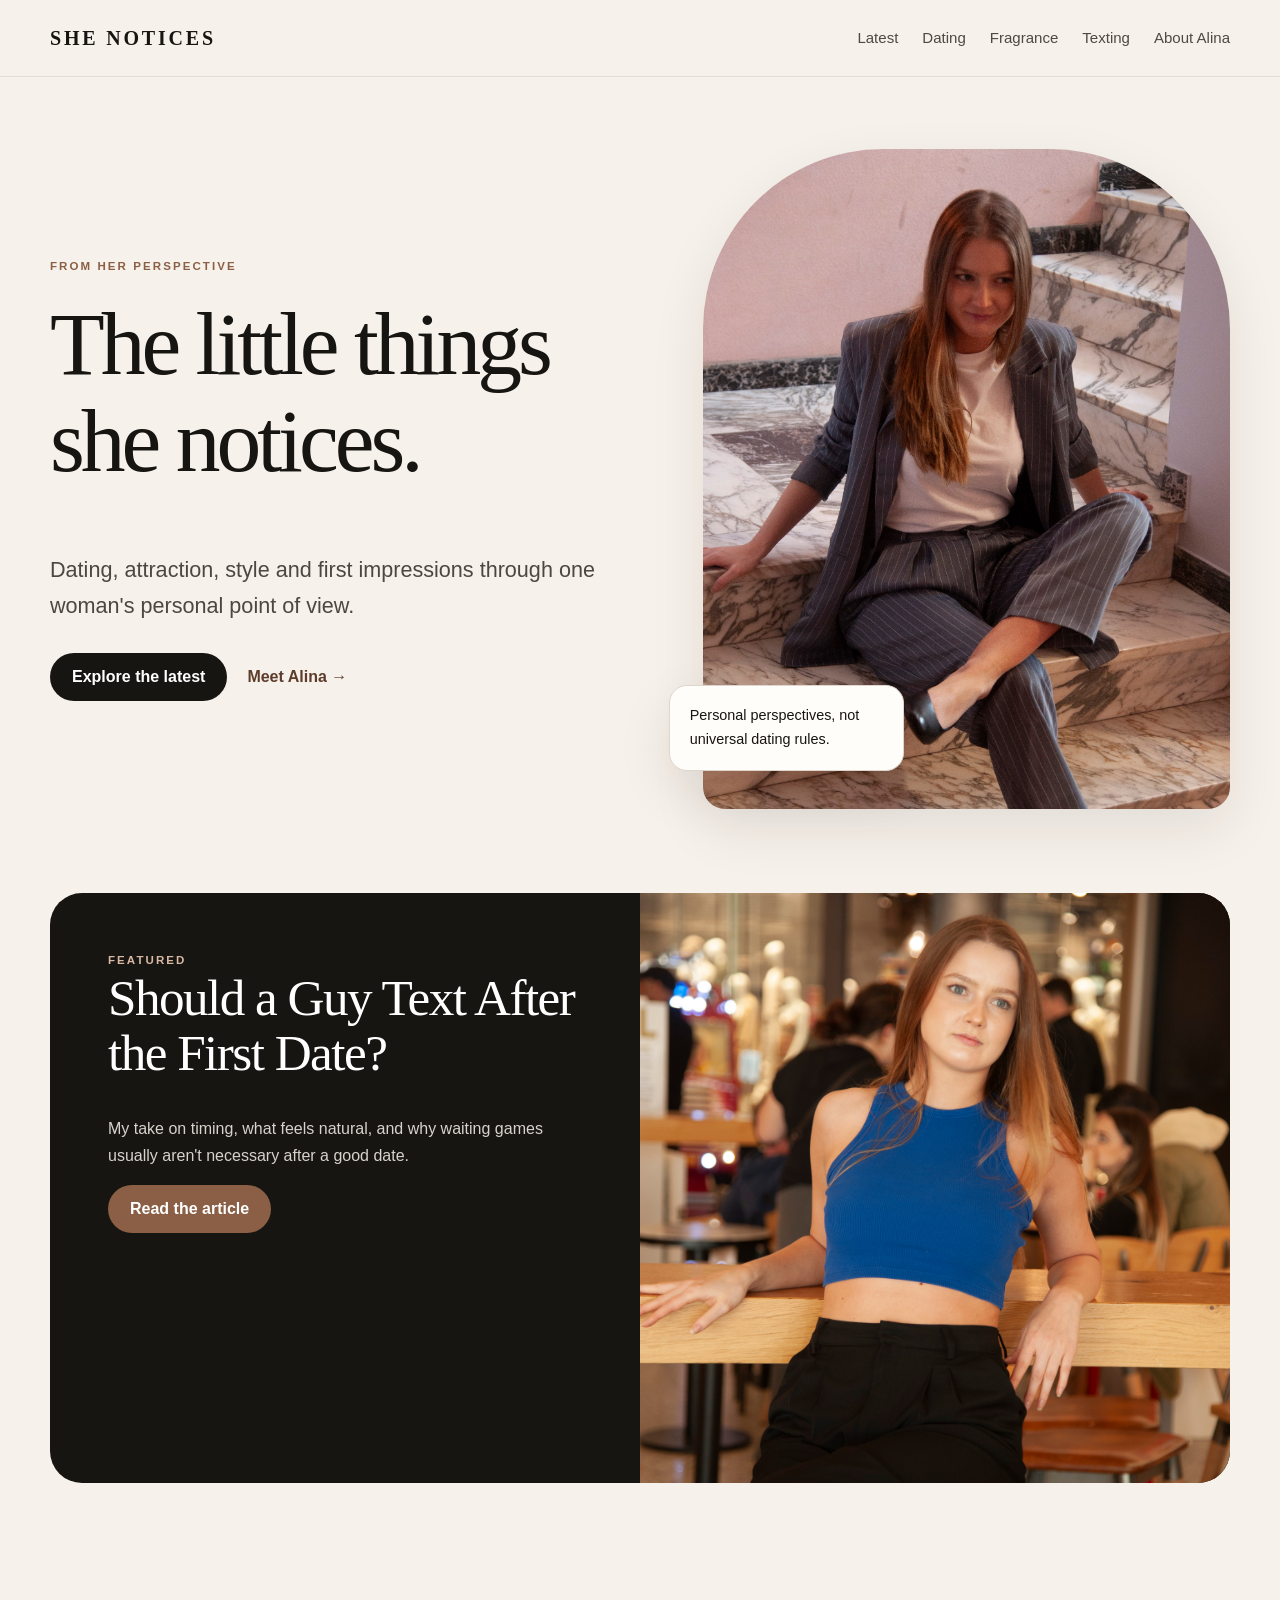
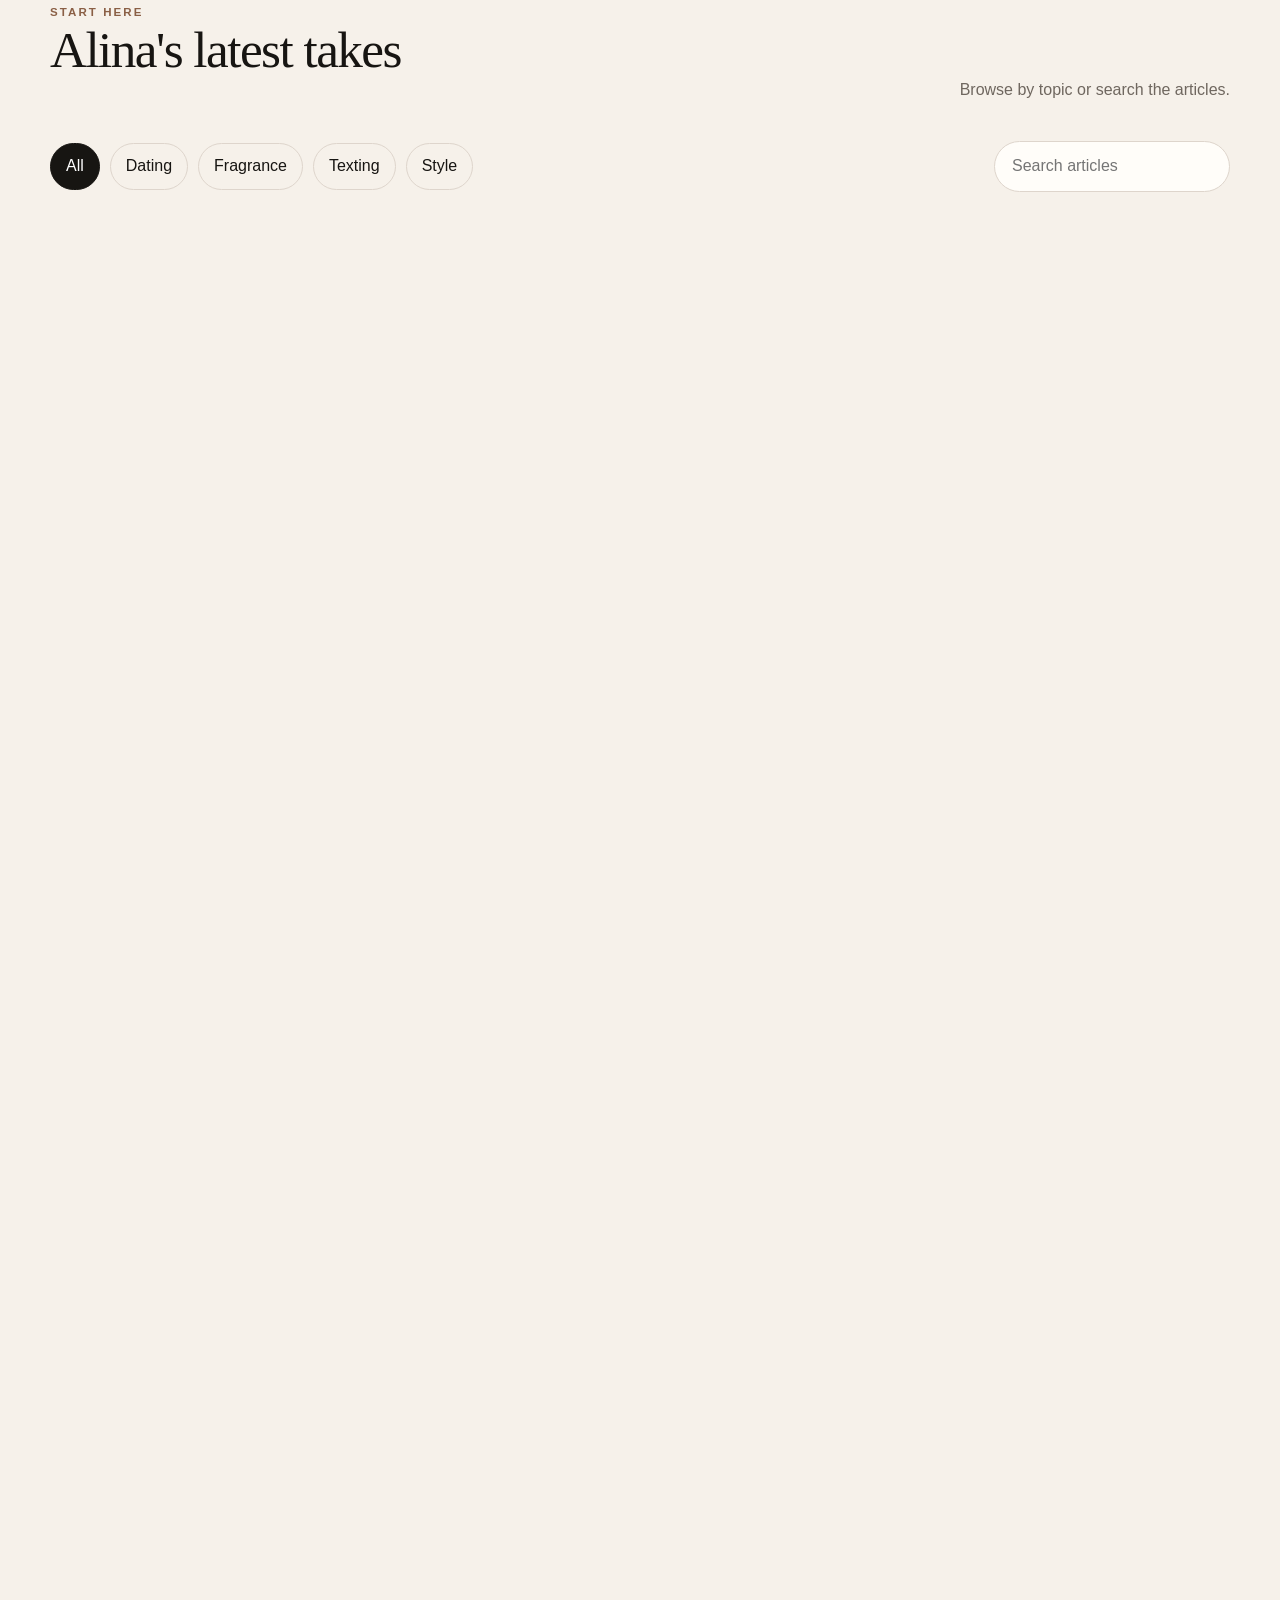
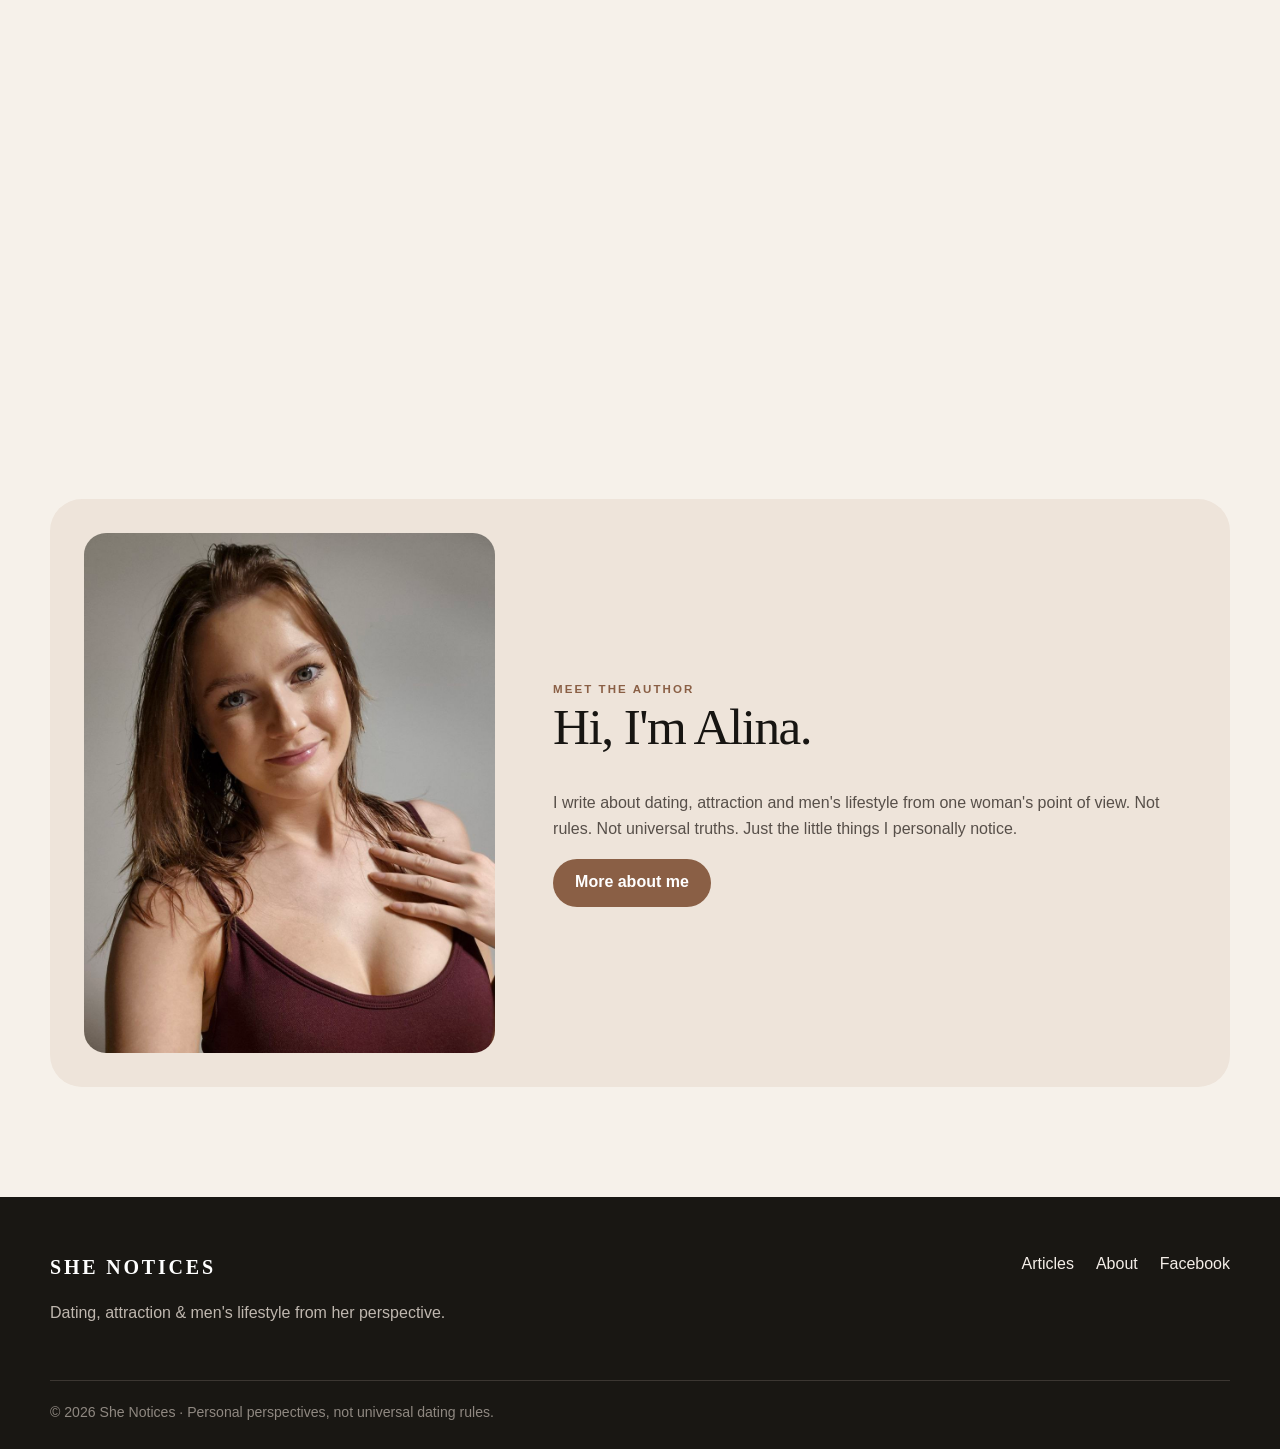
<file: index.html>
<!doctype html>
<html lang="en">
<head>
<meta charset="utf-8">
<meta name="viewport" content="width=device-width,initial-scale=1">
<title>She Notices — Dating, Attraction & Men's Lifestyle</title>
<meta name="description" content="Alina's personal perspective on dating, attraction, men's style, first impressions and the little things she notices.">
<link rel="canonical" href="https://she-notices.github.io/she-notices/">
<meta property="og:title" content="She Notices — Dating, Attraction & Men's Lifestyle">
<meta property="og:description" content="Dating, attraction and men's lifestyle from Alina's personal perspective.">
<meta property="og:type" content="website">
<meta property="og:url" content="https://she-notices.github.io/she-notices/">
<link rel="stylesheet" href="style.css">
<!-- Google tag (gtag.js) -->
<script async src="https://www.googletagmanager.com/gtag/js?id=G-8YT2EPXHXR"></script>
<script>
  window.dataLayer = window.dataLayer || [];
  function gtag(){dataLayer.push(arguments);}
  gtag('js', new Date());
  gtag('config', 'G-8YT2EPXHXR');
</script>
<script src="script.js" defer></script>
</head>
<body>

<header class="site-header">
  <div class="wrap nav">
    <a class="brand" href="index.html">SHE NOTICES</a>

    <button class="menu-toggle" type="button" aria-label="Open menu" aria-expanded="false">
      <span></span><span></span><span></span>
    </button>

    <nav class="links" aria-label="Main navigation">
      <a href="#latest">Latest</a>
      <a href="#dating">Dating</a>
      <a href="#fragrance">Fragrance</a>
      <a href="#texting">Texting</a>
      <a href="about.html">About Alina</a>
    </nav>
  </div>
</header>

<main>
  <section class="wrap hero">
    <div class="hero-copy reveal">
      <div class="eyebrow">From her perspective</div>
      <h1>The little things she notices.</h1>
      <p class="lead">Dating, attraction, style and first impressions through one woman's personal point of view.</p>
      <div class="hero-actions">
        <a class="button" href="#latest">Explore the latest</a>
        <a class="text-link" href="about.html">Meet Alina →</a>
      </div>
    </div>
    <div class="hero-media reveal">
      <img src="assets/IMG_0002.jpg" alt="Alina, author of She Notices">
      <div class="hero-note">Personal perspectives, not universal dating rules.</div>
    </div>
  </section>

  <section class="wrap featured reveal">
    <div class="featured-copy">
      <div class="eyebrow">Featured</div>
      <h2>Should a Guy Text After the First Date?</h2>
      <p>My take on timing, what feels natural, and why waiting games usually aren't necessary after a good date.</p>
      <a class="button secondary" href="articles/should-a-guy-text-after-first-date.html">Read the article</a>
    </div>
    <img src="assets/IMG_0012.jpg" alt="Alina in a cafe setting">
  </section>

  <section class="section wrap" id="latest">
    <div class="section-head reveal">
      <div>
        <div class="eyebrow">Start here</div>
        <h2>Alina's latest takes</h2>
      </div>
      <p>Browse by topic or search the articles.</p>
    </div>

    <div class="article-tools reveal">
      <div class="filters" role="group" aria-label="Filter articles">
        <button class="filter active" data-filter="all">All</button>
        <button class="filter" data-filter="dating">Dating</button>
        <button class="filter" data-filter="fragrance">Fragrance</button>
        <button class="filter" data-filter="texting">Texting</button>
        <button class="filter" data-filter="style">Style</button>
      </div>
      <label class="search-box">
        <span class="sr-only">Search articles</span>
        <input id="article-search" type="search" placeholder="Search articles">
      </label>
    </div>

    <div class="grid" id="article-grid">

      <!-- ARTICLE 1 : First Date -->
      <article class="card reveal" id="dating" data-category="dating" data-title="what i notice about a man on a first date">
        <a class="card-image" href="articles/what-women-notice-first-date.html">
          <img src="assets/IMG_0001.jpg" alt="Alina in a first date setting">
        </a>
        <div class="card-body">
          <div class="tag">Dating</div>
          <h3><a href="articles/what-women-notice-first-date.html">What I Notice About a Man on a First Date</a></h3>
          <p>The details that stand out to me before the conversation even gets deep.</p>
          <a class="read-more" href="articles/what-women-notice-first-date.html">Read article →</a>
        </div>
      </article>

      <!-- ARTICLE 2 : Dating Profile -->
      <article class="card reveal" data-category="dating" data-title="what i notice first on a mans dating profile">
        <a class="card-image" href="articles/dating-profile-first-impression.html">
          <img src="assets/IMG_0004.jpg" alt="Alina portrait">
        </a>
        <div class="card-body">
          <div class="tag">Dating Apps</div>
          <h3><a href="articles/dating-profile-first-impression.html">What I Notice First on a Man's Dating Profile</a></h3>
          <p>A personal look at photos, bios and the signals that shape a first impression.</p>
          <a class="read-more" href="articles/dating-profile-first-impression.html">Read article →</a>
        </div>
      </article>

      <!-- ARTICLE 3 : First Date Style -->
      <article class="card reveal" data-category="style dating" data-title="what should a guy wear on a first date">
        <a class="card-image" href="articles/first-date-style.html">
          <img src="assets/IMG_0005.jpg" alt="Alina in a clothing store">
        </a>
        <div class="card-body">
          <div class="tag">Men's Style</div>
          <h3><a href="articles/first-date-style.html">What Should a Guy Wear on a First Date?</a></h3>
          <p>My take on looking put together without looking like you're trying too hard.</p>
          <a class="read-more" href="articles/first-date-style.html">Read article →</a>
        </div>
      </article>

      <!-- ARTICLE 4 : Dating Profile Photo Mistakes -->
      <article class="card reveal" data-category="dating" data-title="7 dating profile photo mistakes men dont notice">
        <a class="card-image" href="articles/dating-profile-photo-mistakes.html">
          <img src="assets/IMG_0004.jpg" alt="Alina sharing her perspective on dating profiles">
        </a>
        <div class="card-body">
          <div class="tag">Dating Apps</div>
          <h3><a href="articles/dating-profile-photo-mistakes.html">7 Dating Profile Photo Mistakes Men Don't Notice</a></h3>
          <p>The small photo choices that can make a profile confusing, outdated or harder to connect with.</p>
          <a class="read-more" href="articles/dating-profile-photo-mistakes.html">Read article →</a>
        </div>
      </article>

      <!-- ARTICLE 5 : Cologne -->
      <article class="card reveal" id="fragrance" data-category="fragrance style" data-title="do women actually like cologne on men">
        <a class="card-image" href="articles/do-women-like-cologne-on-men.html">
          <img src="assets/IMG_0005.jpg" alt="Alina, author of She Notices">
        </a>
        <div class="card-body">
          <div class="tag">Fragrance</div>
          <h3><a href="articles/do-women-like-cologne-on-men.html">Do Women Actually Like Cologne on Men?</a></h3>
          <p>My take on fragrance, first impressions and why subtle usually works better than too much.</p>
          <a class="read-more" href="articles/do-women-like-cologne-on-men.html">Read article →</a>
        </div>
      </article>

      <!-- ARTICLE 6 : How Much Cologne -->
      <article class="card reveal" data-category="fragrance style dating" data-title="how much cologne should a man wear on a date">
        <a class="card-image" href="articles/how-much-cologne-on-a-date.html">
          <img src="assets/IMG_0005.jpg" alt="Alina, author of She Notices">
        </a>
        <div class="card-body">
          <div class="tag">Fragrance</div>
          <h3><a href="articles/how-much-cologne-on-a-date.html">How Much Cologne Should a Man Wear on a Date?</a></h3>
          <p>My take on fragrance strength, first dates and why subtle usually works better.</p>
          <a class="read-more" href="articles/how-much-cologne-on-a-date.html">Read article →</a>
        </div>
      </article>

      <!-- ARTICLE 7 : Best Cologne -->
      <article class="card reveal" data-category="fragrance style dating" data-title="best cologne or perfume for a first date">
        <a class="card-image" href="articles/best-cologne-for-a-first-date.html">
          <img src="assets/IMG_0012.jpg" alt="Alina in a cafe setting">
        </a>
        <div class="card-body">
          <div class="tag">Fragrance</div>
          <h3><a href="articles/best-cologne-for-a-first-date.html">Best Cologne for a First Date: What I Personally Notice</a></h3>
          <p>Fresh, warm or woody? My personal take on choosing a fragrance that fits the date.</p>
          <a class="read-more" href="articles/best-cologne-for-a-first-date.html">Read article →</a>
        </div>
      </article>

      <!-- ARTICLE 8 : Texting After First Date -->
      <article class="card reveal" id="texting" data-category="texting dating" data-title="should a guy text after the first date">
        <a class="card-image" href="articles/should-a-guy-text-after-first-date.html">
          <img src="assets/IMG_0012.jpg" alt="Alina in a cafe setting">
        </a>
        <div class="card-body">
          <div class="tag">Texting</div>
          <h3><a href="articles/should-a-guy-text-after-first-date.html">Should a Guy Text After the First Date?</a></h3>
          <p>My take on when to text, what feels natural, and why waiting games usually aren't necessary.</p>
          <a class="read-more" href="articles/should-a-guy-text-after-first-date.html">Read article →</a>
        </div>
      </article>

    </div>

    <p class="empty-state" id="empty-state" hidden>No articles match that search yet.</p>
  </section>

  <section class="section wrap">
    <div class="about-panel reveal">
      <img src="assets/IMG_0004.jpg" alt="Alina">
      <div>
        <div class="eyebrow">Meet the author</div>
        <h2>Hi, I'm Alina.</h2>
        <p>I write about dating, attraction and men's lifestyle from one woman's point of view. Not rules. Not universal truths. Just the little things I personally notice.</p>
        <a class="button secondary" href="about.html">More about me</a>
      </div>
    </div>
  </section>
</main>

<footer class="footer">
  <div class="wrap footer-inner">
    <div>
      <div class="brand">SHE NOTICES</div>
      <p>Dating, attraction & men's lifestyle from her perspective.</p>
    </div>
    <div class="footer-links">
  <a href="#latest">Articles</a>
  <a href="about.html">About</a>
  <a href="https://www.facebook.com/profile.php?id=61594548657978"
     target="_blank"
     rel="noopener noreferrer">
    Facebook
  </a>
  </div>
  </div>
  <div class="wrap footer-bottom">© 2026 She Notices · Personal perspectives, not universal dating rules.</div>
</footer>

<button class="back-to-top" type="button" aria-label="Back to top">↑</button>
</body>
</html>
</file>
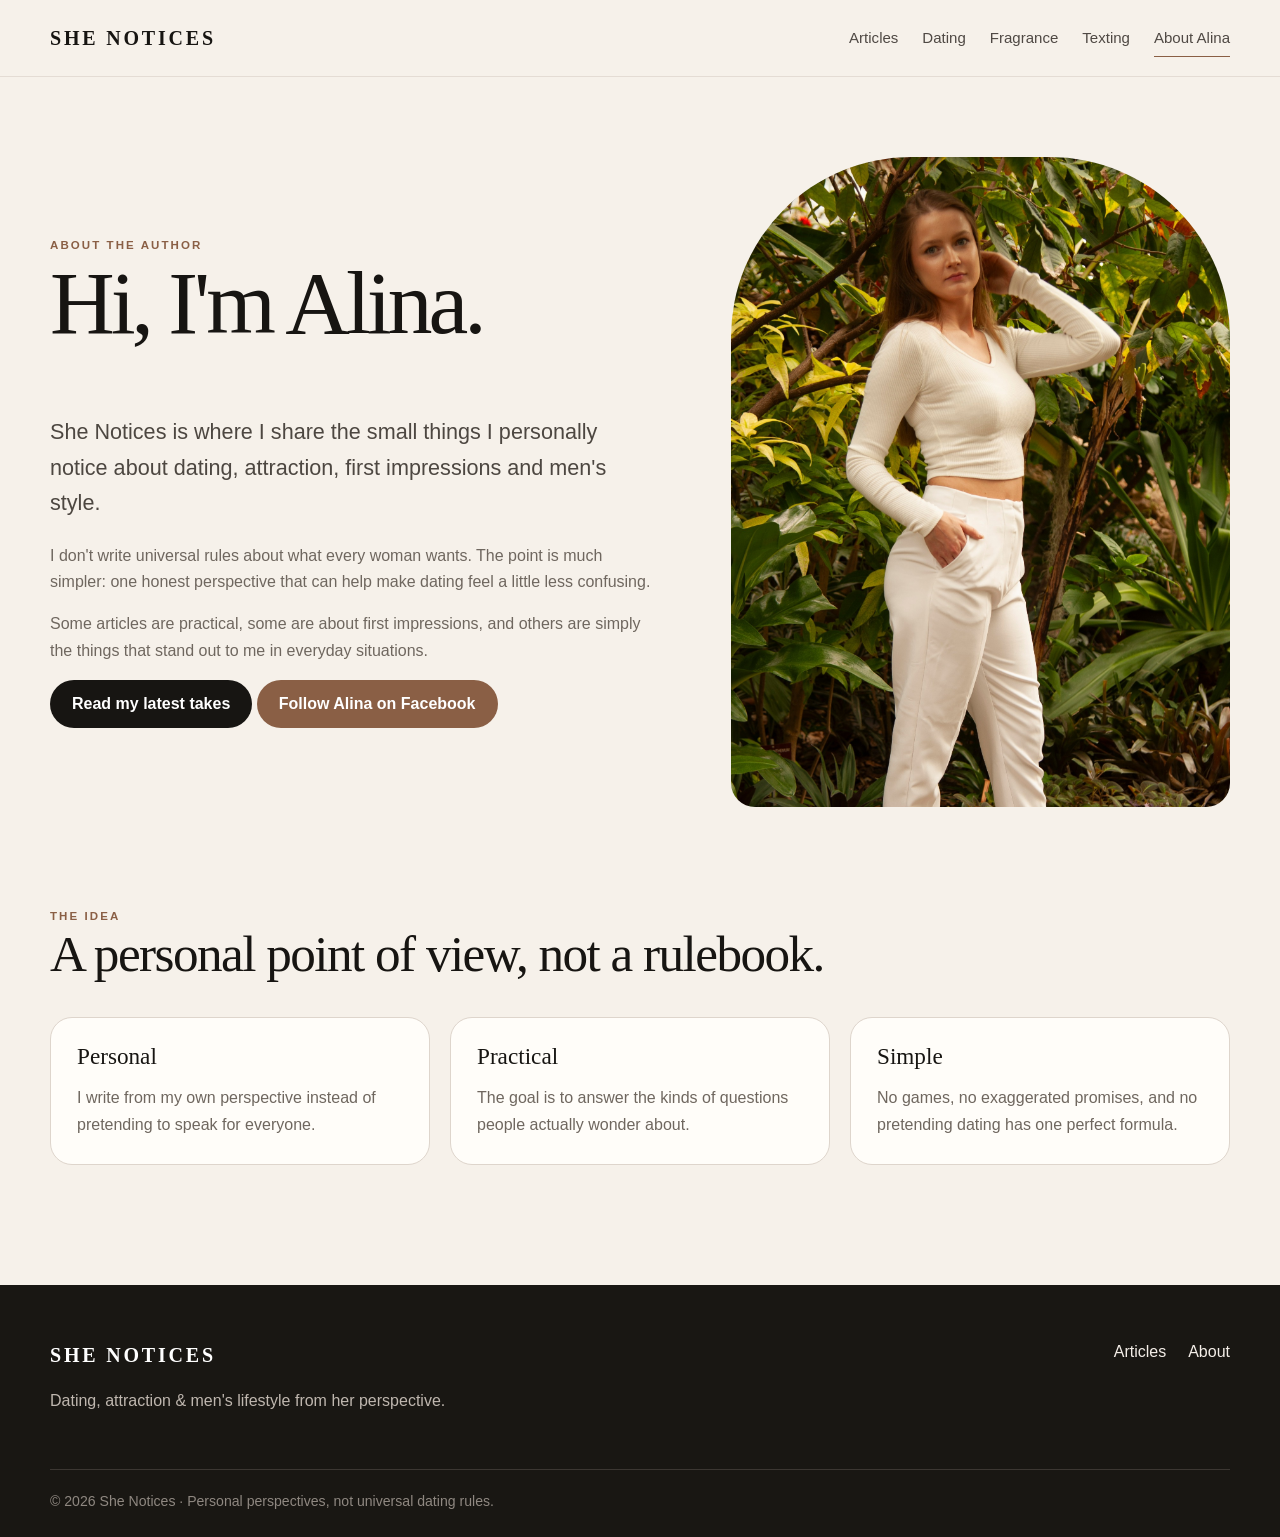
<file: about.html>
<!doctype html>
<html lang="en">
<head>
<meta charset="utf-8">
<meta name="viewport" content="width=device-width,initial-scale=1">
<title>About Alina | She Notices</title>
<meta name="description" content="Meet Alina, the voice behind She Notices and her personal perspective on dating, attraction and men's lifestyle.">
<link rel="canonical" href="https://she-notices.github.io/she-notices/about.html">
<link rel="stylesheet" href="style.css">
<!-- Google tag (gtag.js) -->
<script async src="https://www.googletagmanager.com/gtag/js?id=G-8YT2EPXHXR"></script>
<script>
  window.dataLayer = window.dataLayer || [];
  function gtag(){dataLayer.push(arguments);}
  gtag('js', new Date());
  gtag('config', 'G-8YT2EPXHXR');
</script>
<script src="script.js" defer></script>
</head>
<body>
<header class="site-header">
  <div class="wrap nav">
    <a class="brand" href="index.html">SHE NOTICES</a>
    <button class="menu-toggle" type="button" aria-label="Open menu" aria-expanded="false">
      <span></span><span></span><span></span>
    </button>
    <nav class="links" aria-label="Main navigation">
      <a href="index.html#latest">Articles</a>
      <a href="index.html#dating">Dating</a>
      <a href="index.html#fragrance">Fragrance</a>
      <a href="index.html#texting">Texting</a>
      <a href="about.html" aria-current="page">About Alina</a>
    </nav>
  </div>
</header>

<main>
  <section class="wrap about-hero">
    <div class="reveal">
      <div class="eyebrow">About the author</div>
      <h1>Hi, I'm Alina.</h1>
      <p class="lead">She Notices is where I share the small things I personally notice about dating, attraction, first impressions and men's style.</p>
      <p>I don't write universal rules about what every woman wants. The point is much simpler: one honest perspective that can help make dating feel a little less confusing.</p>
      <p>Some articles are practical, some are about first impressions, and others are simply the things that stand out to me in everyday situations.</p>
      <a class="button" href="index.html#latest">Read my latest takes</a>
      <a class="button secondary"
   href="https://www.facebook.com/profile.php?id=61594548657978"
   target="_blank"
   rel="noopener noreferrer">
  Follow Alina on Facebook
  </a>
    </div>
    <div class="about-portrait reveal">
      <img src="assets/IMG_0003.jpg" alt="Alina, author of She Notices">
    </div>
  </section>

  <section class="wrap values reveal">
    <div>
      <div class="eyebrow">The idea</div>
      <h2>A personal point of view, not a rulebook.</h2>
    </div>
    <div class="value-grid">
      <article><h3>Personal</h3><p>I write from my own perspective instead of pretending to speak for everyone.</p></article>
      <article><h3>Practical</h3><p>The goal is to answer the kinds of questions people actually wonder about.</p></article>
      <article><h3>Simple</h3><p>No games, no exaggerated promises, and no pretending dating has one perfect formula.</p></article>
    </div>
  </section>
</main>

<footer class="footer">
  <div class="wrap footer-inner">
    <div><div class="brand">SHE NOTICES</div><p>Dating, attraction & men's lifestyle from her perspective.</p></div>
    <div class="footer-links"><a href="index.html#latest">Articles</a><a href="about.html">About</a></div>
  </div>
  <div class="wrap footer-bottom">© 2026 She Notices · Personal perspectives, not universal dating rules.</div>
</footer>
<button class="back-to-top" type="button" aria-label="Back to top">↑</button>
</body>
</html>
</file>
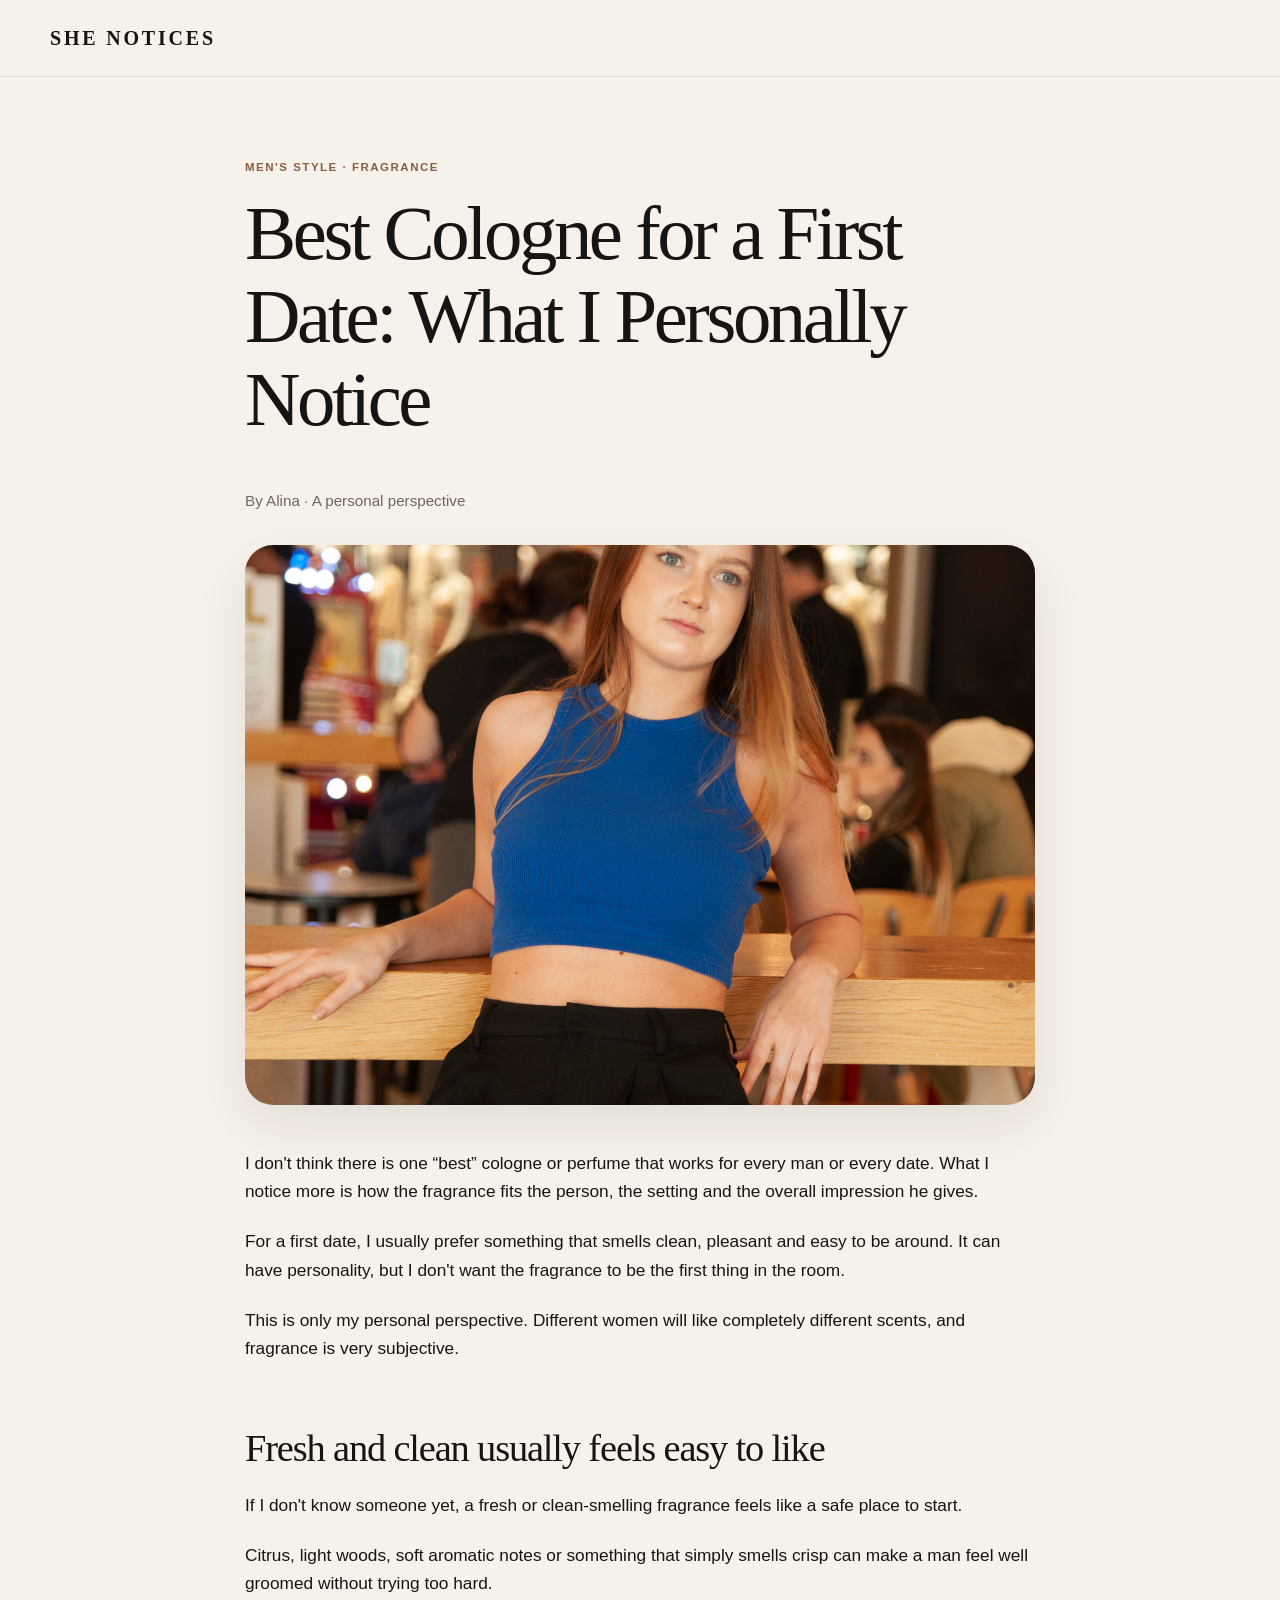
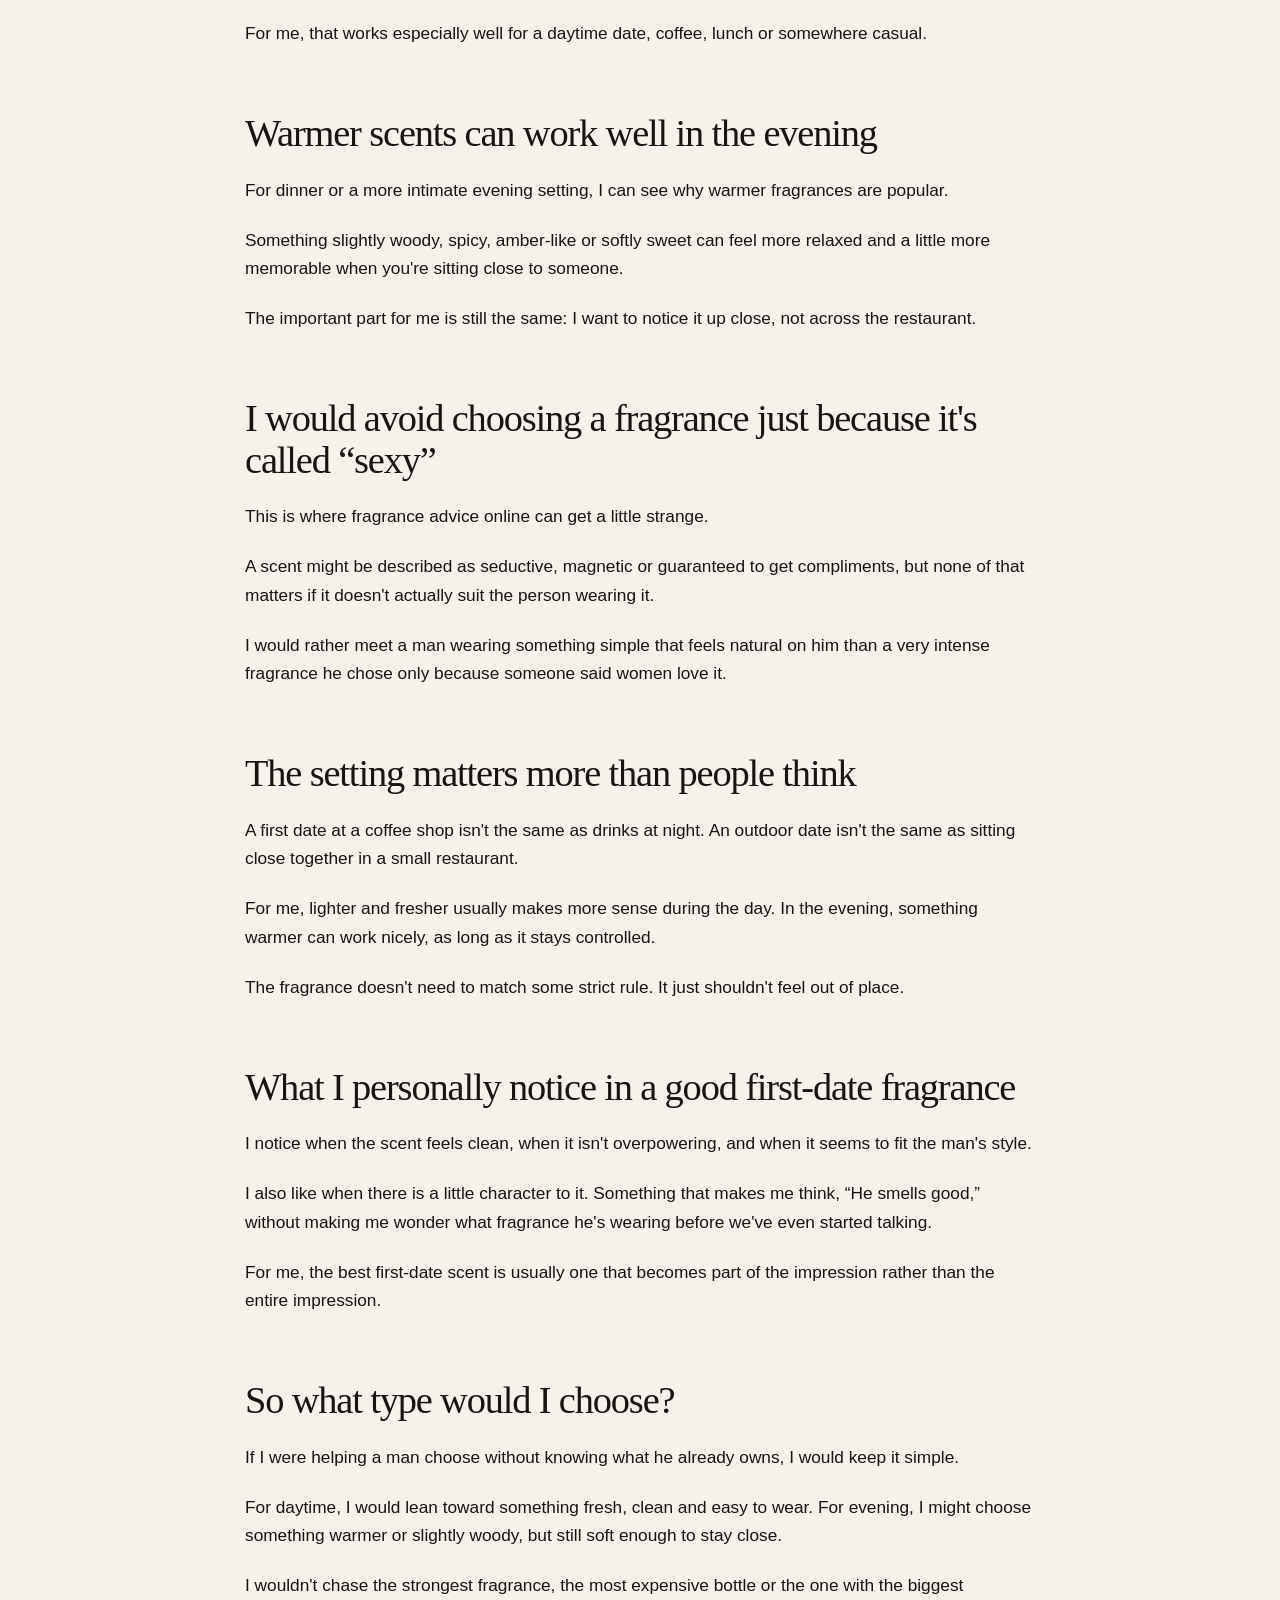
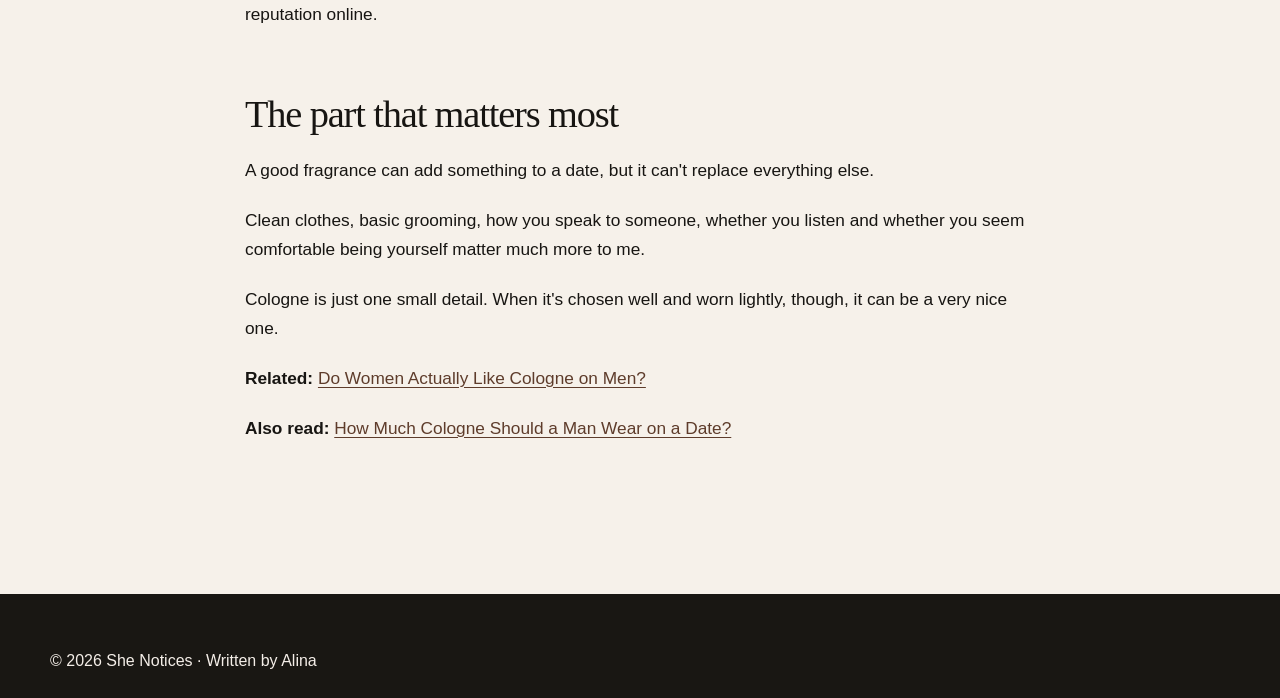
<file: articles/best-cologne-for-a-first-date.html>
<!doctype html><html lang="en"><head><!-- Google tag (gtag.js) -->
<script async src="https://www.googletagmanager.com/gtag/js?id=G-8YT2EPXHXR"></script>
<script>
  window.dataLayer = window.dataLayer || [];
  function gtag(){dataLayer.push(arguments);}
  gtag('js', new Date());

  gtag('config', 'G-8YT2EPXHXR');
</script><meta charset="utf-8"><meta name="viewport" content="width=device-width,initial-scale=1"><title>Best Cologne or Perfume for a First Date | She Notices</title><meta name="description" content="What kind of cologne works best on a first date? Alina shares what she personally notices, from fresh and clean scents to warmer date-night fragrances."><link rel="stylesheet" href="../style.css"></head><body><header><div class="wrap nav"><a class="brand" href="../index.html">SHE NOTICES</a></div></header><main class="article"><div class="tag">Men's Style · Fragrance</div><h1>Best Cologne for a First Date: What I Personally Notice</h1><div class="by">By Alina · A personal perspective</div><img class="feature" src="../assets/IMG_0012.jpg" alt="Alina in a cafe setting, author of She Notices"><p>I don't think there is one “best” cologne or perfume that works for every man or every date. What I notice more is how the fragrance fits the person, the setting and the overall impression he gives.</p><p>For a first date, I usually prefer something that smells clean, pleasant and easy to be around. It can have personality, but I don't want the fragrance to be the first thing in the room.</p><p>This is only my personal perspective. Different women will like completely different scents, and fragrance is very subjective.</p>

<h2>Fresh and clean usually feels easy to like</h2><p>If I don't know someone yet, a fresh or clean-smelling fragrance feels like a safe place to start.</p><p>Citrus, light woods, soft aromatic notes or something that simply smells crisp can make a man feel well groomed without trying too hard.</p><p>For me, that works especially well for a daytime date, coffee, lunch or somewhere casual.</p>

<h2>Warmer scents can work well in the evening</h2><p>For dinner or a more intimate evening setting, I can see why warmer fragrances are popular.</p><p>Something slightly woody, spicy, amber-like or softly sweet can feel more relaxed and a little more memorable when you're sitting close to someone.</p><p>The important part for me is still the same: I want to notice it up close, not across the restaurant.</p>

<h2>I would avoid choosing a fragrance just because it's called “sexy”</h2><p>This is where fragrance advice online can get a little strange.</p><p>A scent might be described as seductive, magnetic or guaranteed to get compliments, but none of that matters if it doesn't actually suit the person wearing it.</p><p>I would rather meet a man wearing something simple that feels natural on him than a very intense fragrance he chose only because someone said women love it.</p>

<h2>The setting matters more than people think</h2><p>A first date at a coffee shop isn't the same as drinks at night. An outdoor date isn't the same as sitting close together in a small restaurant.</p><p>For me, lighter and fresher usually makes more sense during the day. In the evening, something warmer can work nicely, as long as it stays controlled.</p><p>The fragrance doesn't need to match some strict rule. It just shouldn't feel out of place.</p>

<h2>What I personally notice in a good first-date fragrance</h2><p>I notice when the scent feels clean, when it isn't overpowering, and when it seems to fit the man's style.</p><p>I also like when there is a little character to it. Something that makes me think, “He smells good,” without making me wonder what fragrance he's wearing before we've even started talking.</p><p>For me, the best first-date scent is usually one that becomes part of the impression rather than the entire impression.</p>

<h2>So what type would I choose?</h2><p>If I were helping a man choose without knowing what he already owns, I would keep it simple.</p><p>For daytime, I would lean toward something fresh, clean and easy to wear. For evening, I might choose something warmer or slightly woody, but still soft enough to stay close.</p><p>I wouldn't chase the strongest fragrance, the most expensive bottle or the one with the biggest reputation online.</p>

<h2>The part that matters most</h2><p>A good fragrance can add something to a date, but it can't replace everything else.</p><p>Clean clothes, basic grooming, how you speak to someone, whether you listen and whether you seem comfortable being yourself matter much more to me.</p><p>Cologne is just one small detail. When it's chosen well and worn lightly, though, it can be a very nice one.</p>

<p><strong>Related:</strong> <a href="do-women-like-cologne-on-men.html">Do Women Actually Like Cologne on Men?</a></p>
<p><strong>Also read:</strong> <a href="how-much-cologne-on-a-date.html">How Much Cologne Should a Man Wear on a Date?</a></p>
</main><footer class="footer"><div class="wrap">© 2026 She Notices · Written by Alina</div></footer></body></html>
</file>
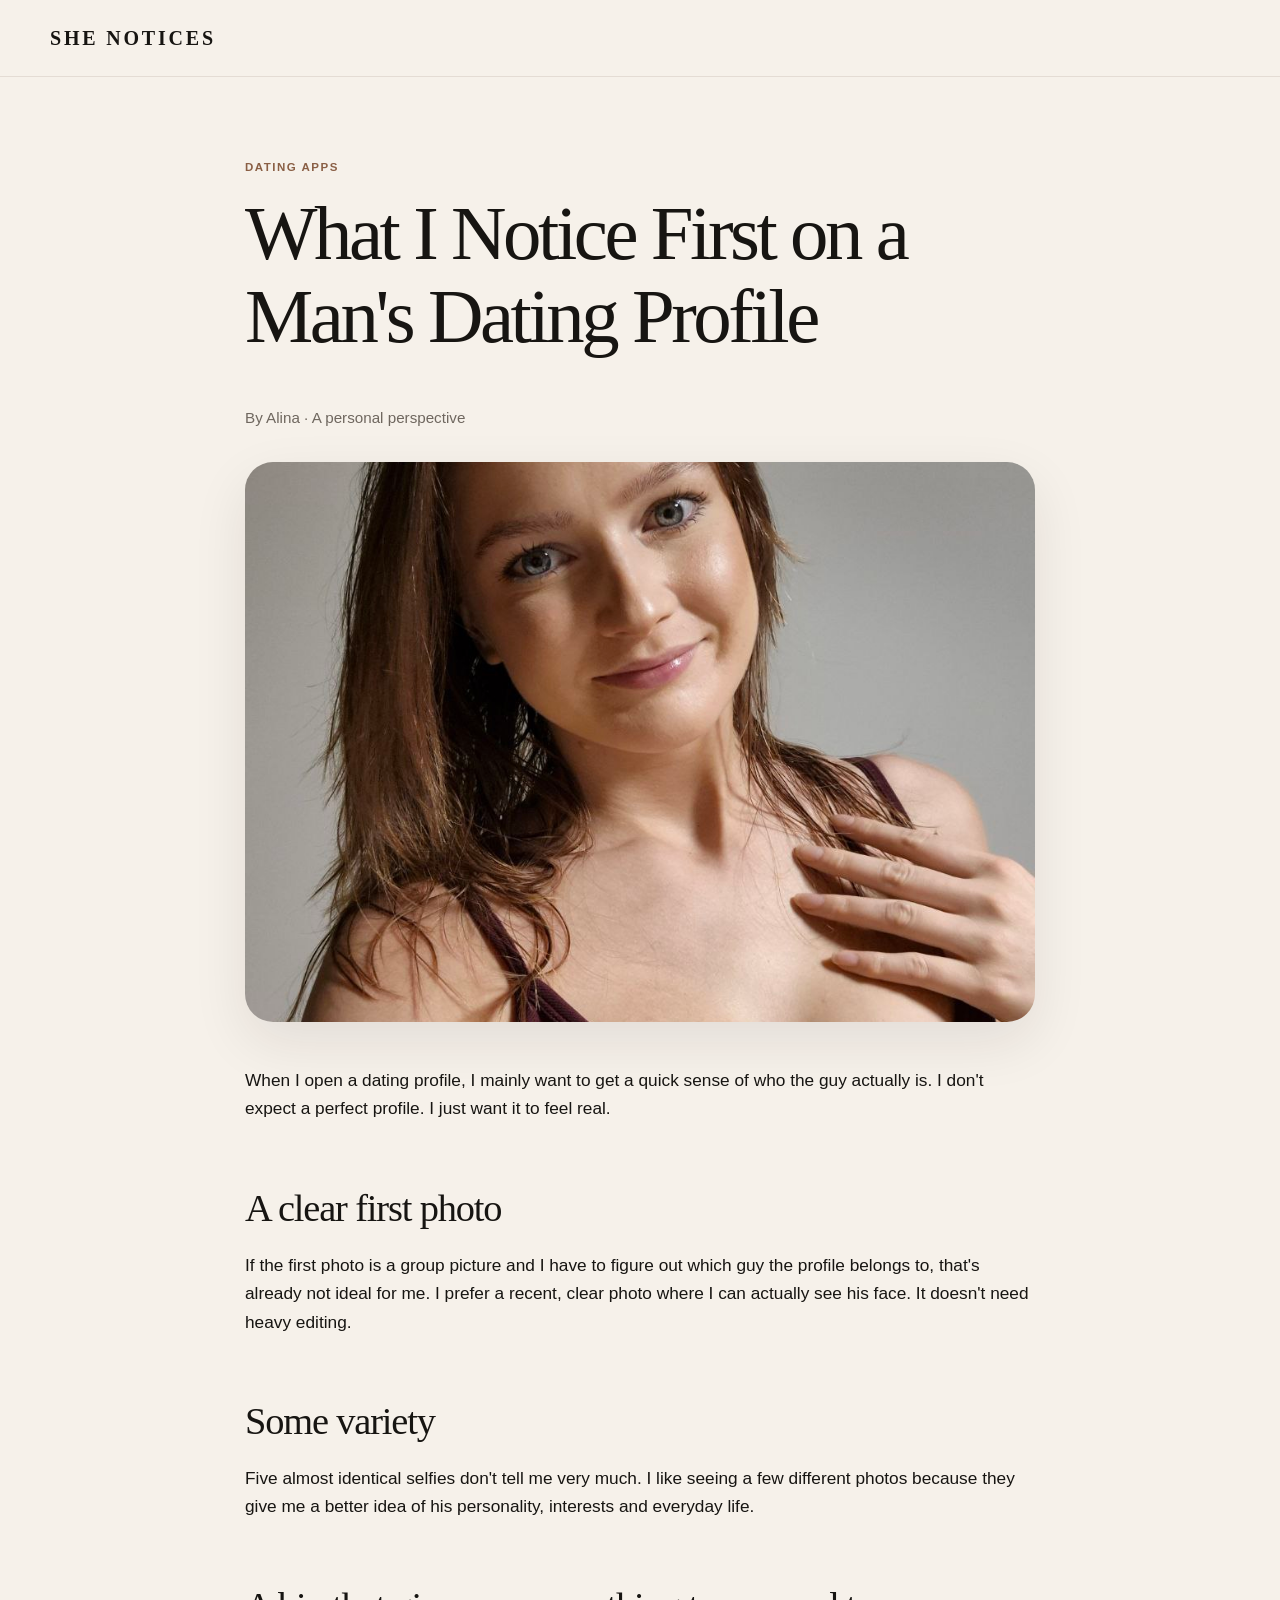
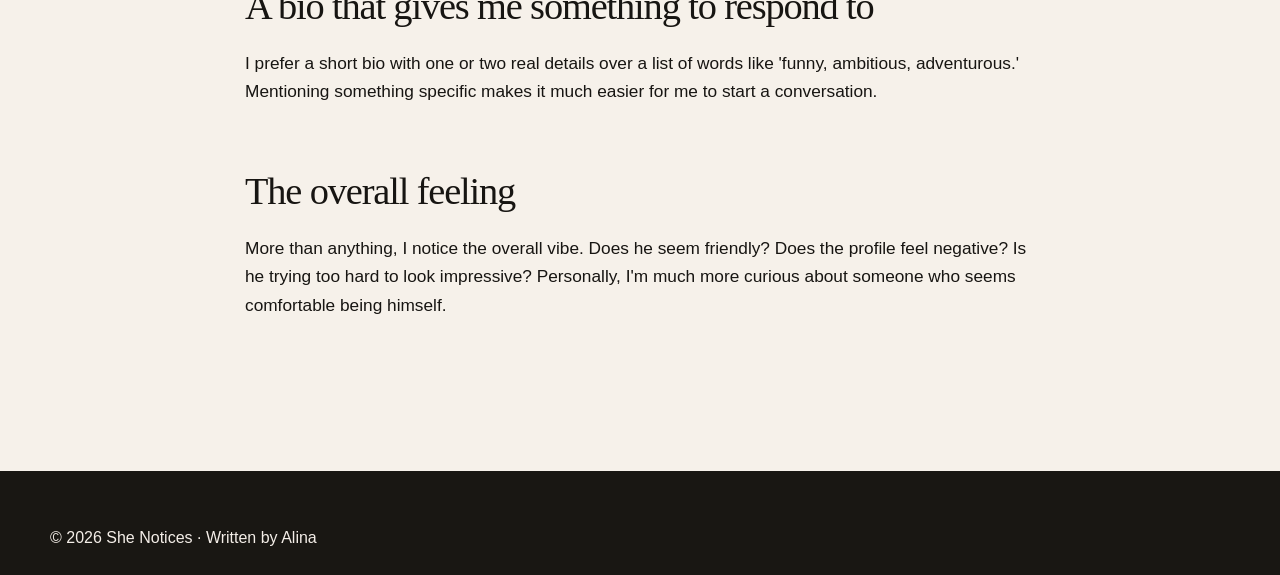
<file: articles/dating-profile-first-impression.html>
<!doctype html><html lang="en"><head><!-- Google tag (gtag.js) -->
<script async src="https://www.googletagmanager.com/gtag/js?id=G-8YT2EPXHXR"></script>
<script>
  window.dataLayer = window.dataLayer || [];
  function gtag(){dataLayer.push(arguments);}
  gtag('js', new Date());

  gtag('config', 'G-8YT2EPXHXR');
</script><meta charset="utf-8"><meta name="viewport" content="width=device-width,initial-scale=1"><title>What I Notice First on a Man's Dating Profile | She Notices</title><meta name="description" content="A woman's personal perspective on the photos, bio and details that shape a man's dating profile first impression."><link rel="stylesheet" href="../style.css"></head><body><header><div class="wrap nav"><a class="brand" href="../index.html">SHE NOTICES</a></div></header><main class="article"><div class="tag">Dating Apps</div><h1>What I Notice First on a Man's Dating Profile</h1><div class="by">By Alina · A personal perspective</div><img class="feature" src="../assets/IMG_0004.jpg" alt="Alina, author of She Notices"><p>When I open a dating profile, I mainly want to get a quick sense of who the guy actually is. I don't expect a perfect profile. I just want it to feel real.</p><h2>A clear first photo</h2><p>If the first photo is a group picture and I have to figure out which guy the profile belongs to, that's already not ideal for me. I prefer a recent, clear photo where I can actually see his face. It doesn't need heavy editing.</p><h2>Some variety</h2><p>Five almost identical selfies don't tell me very much. I like seeing a few different photos because they give me a better idea of his personality, interests and everyday life.</p><h2>A bio that gives me something to respond to</h2><p>I prefer a short bio with one or two real details over a list of words like 'funny, ambitious, adventurous.' Mentioning something specific makes it much easier for me to start a conversation.</p><h2>The overall feeling</h2><p>More than anything, I notice the overall vibe. Does he seem friendly? Does the profile feel negative? Is he trying too hard to look impressive? Personally, I'm much more curious about someone who seems comfortable being himself.</p></main><footer class="footer"><div class="wrap">© 2026 She Notices · Written by Alina</div></footer></body></html>
</file>
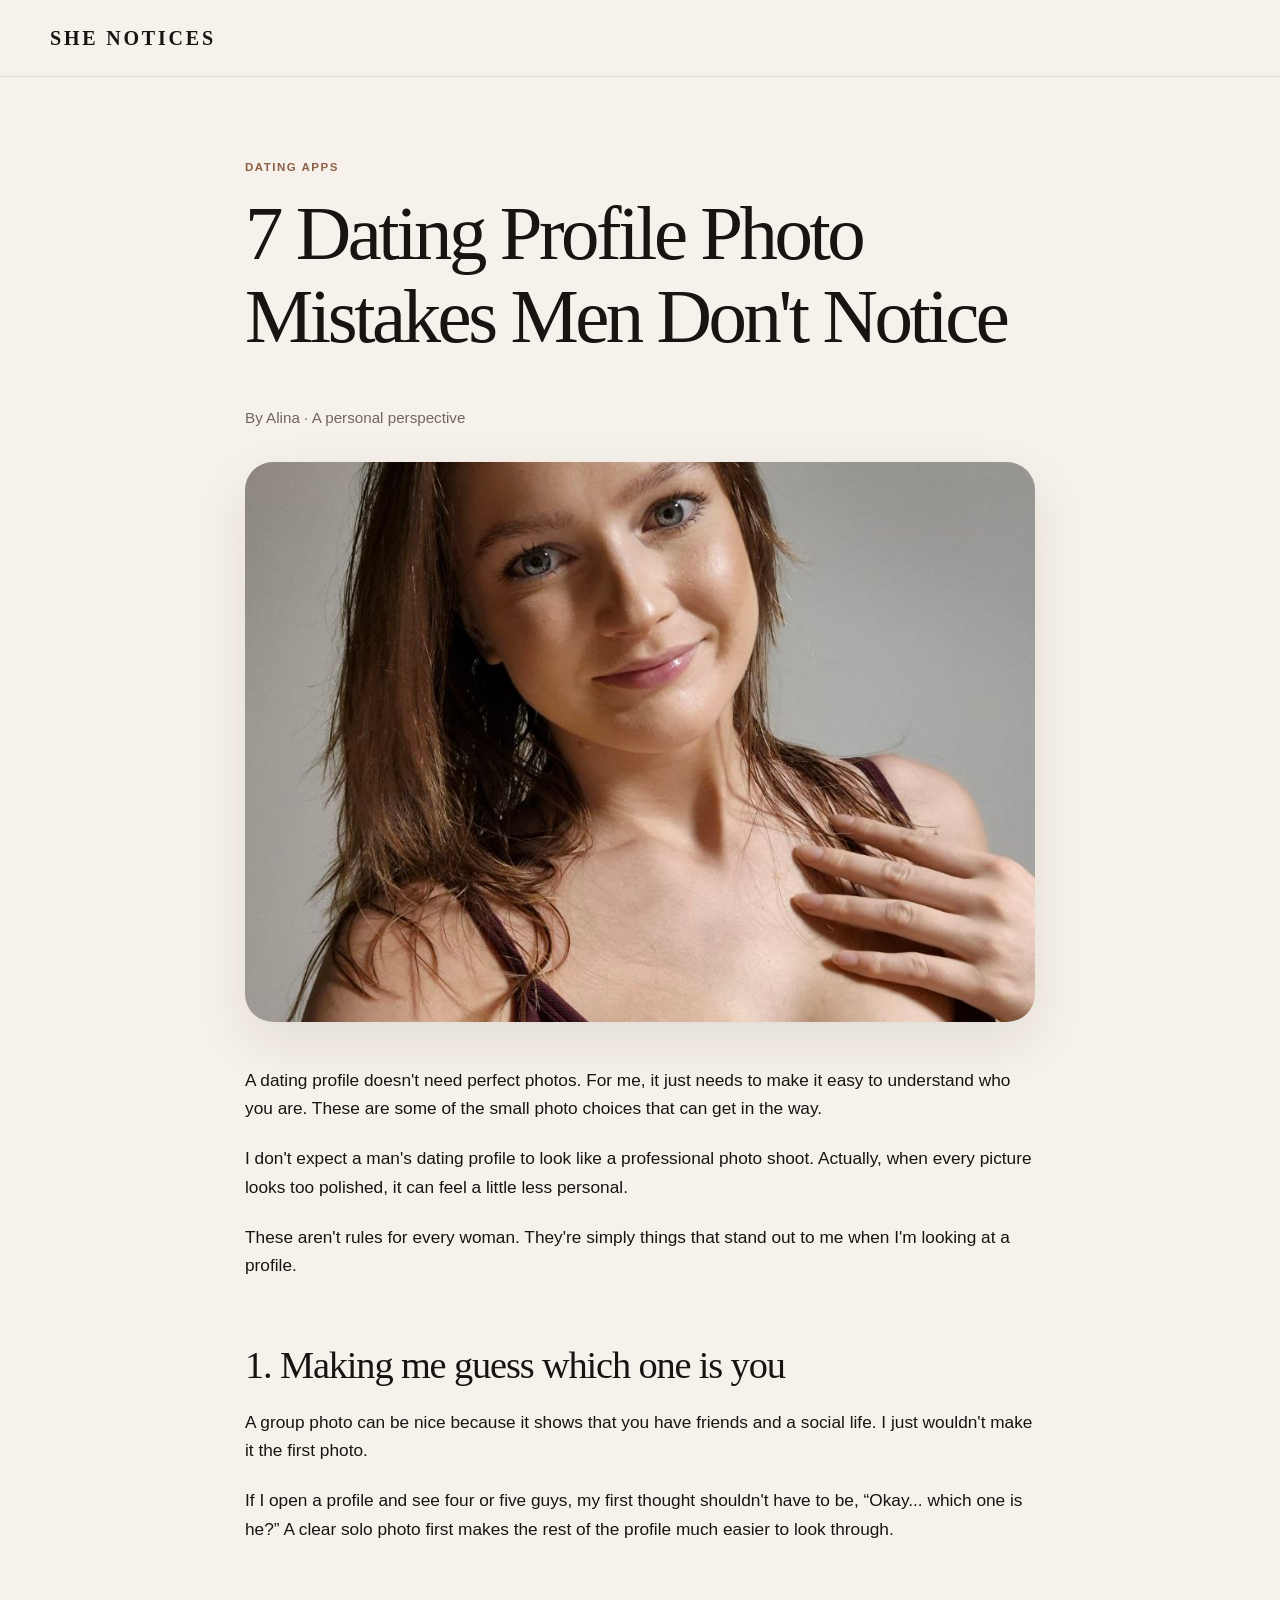
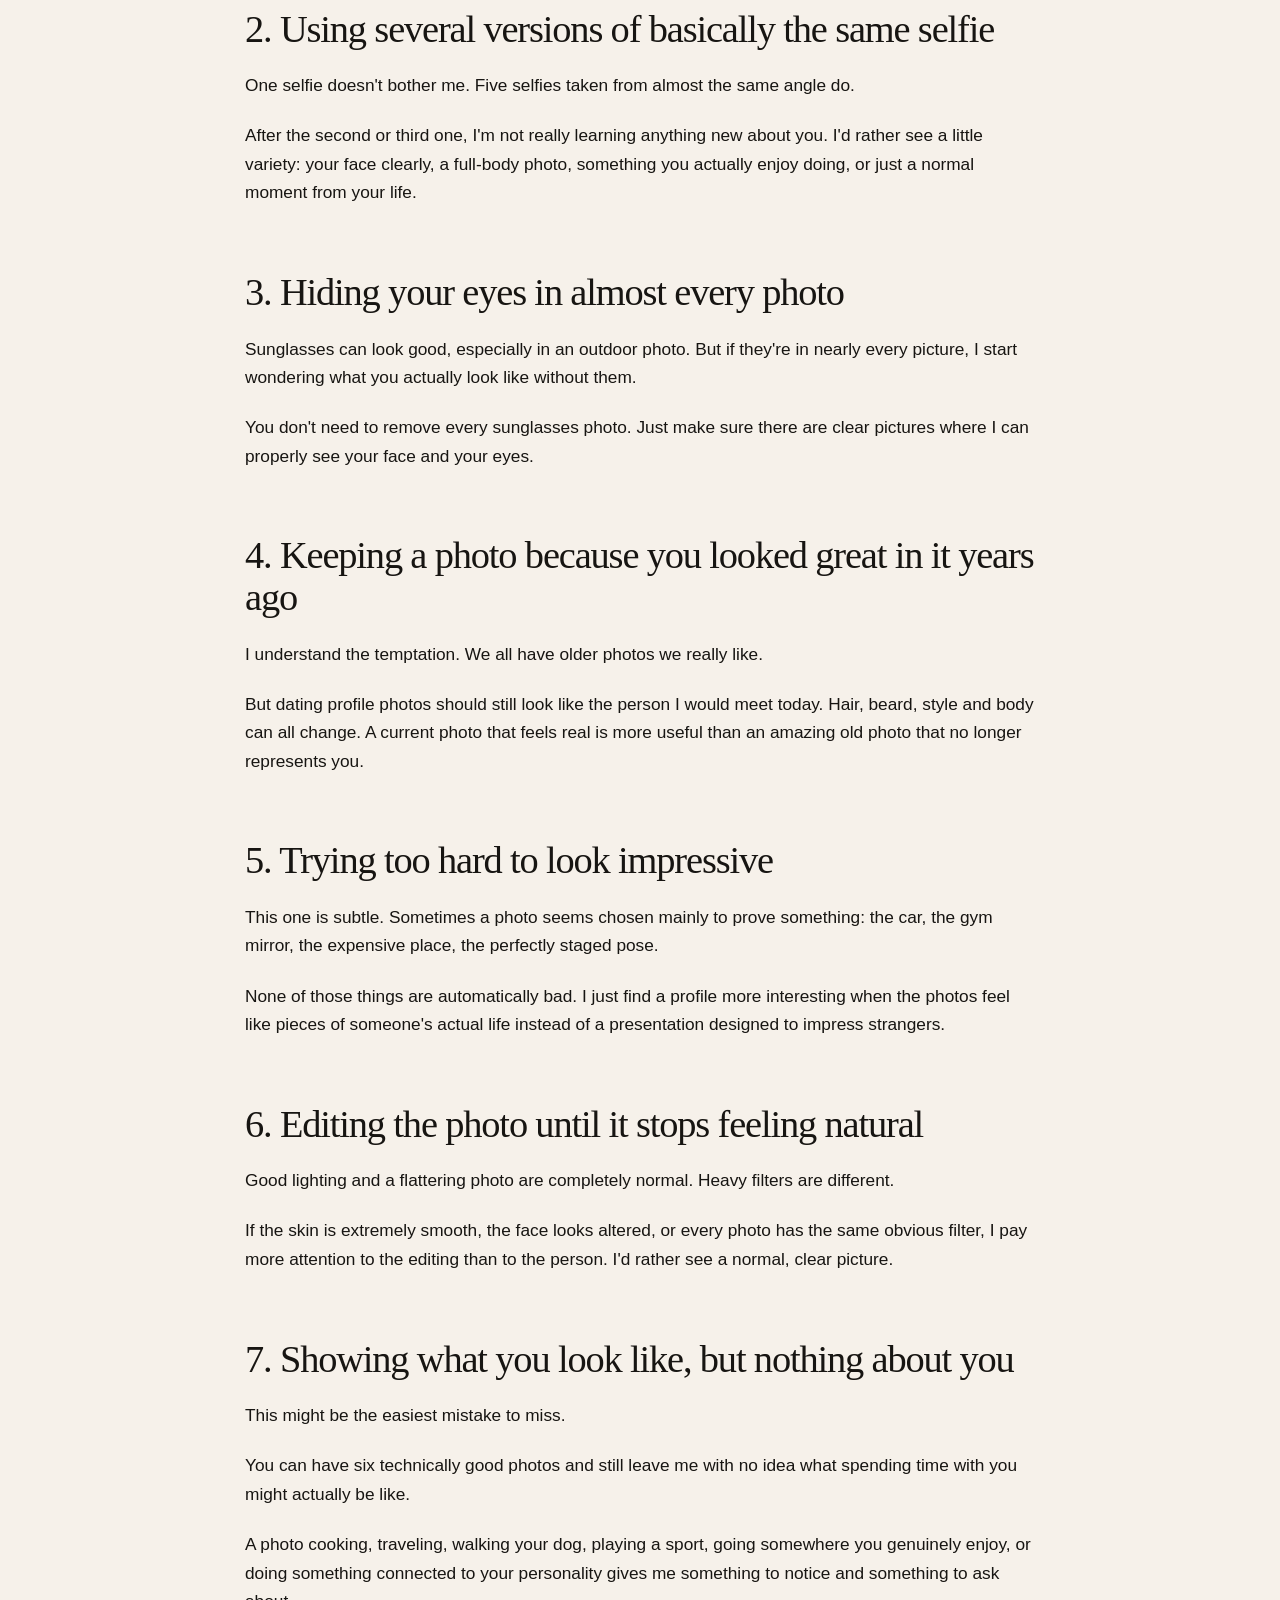
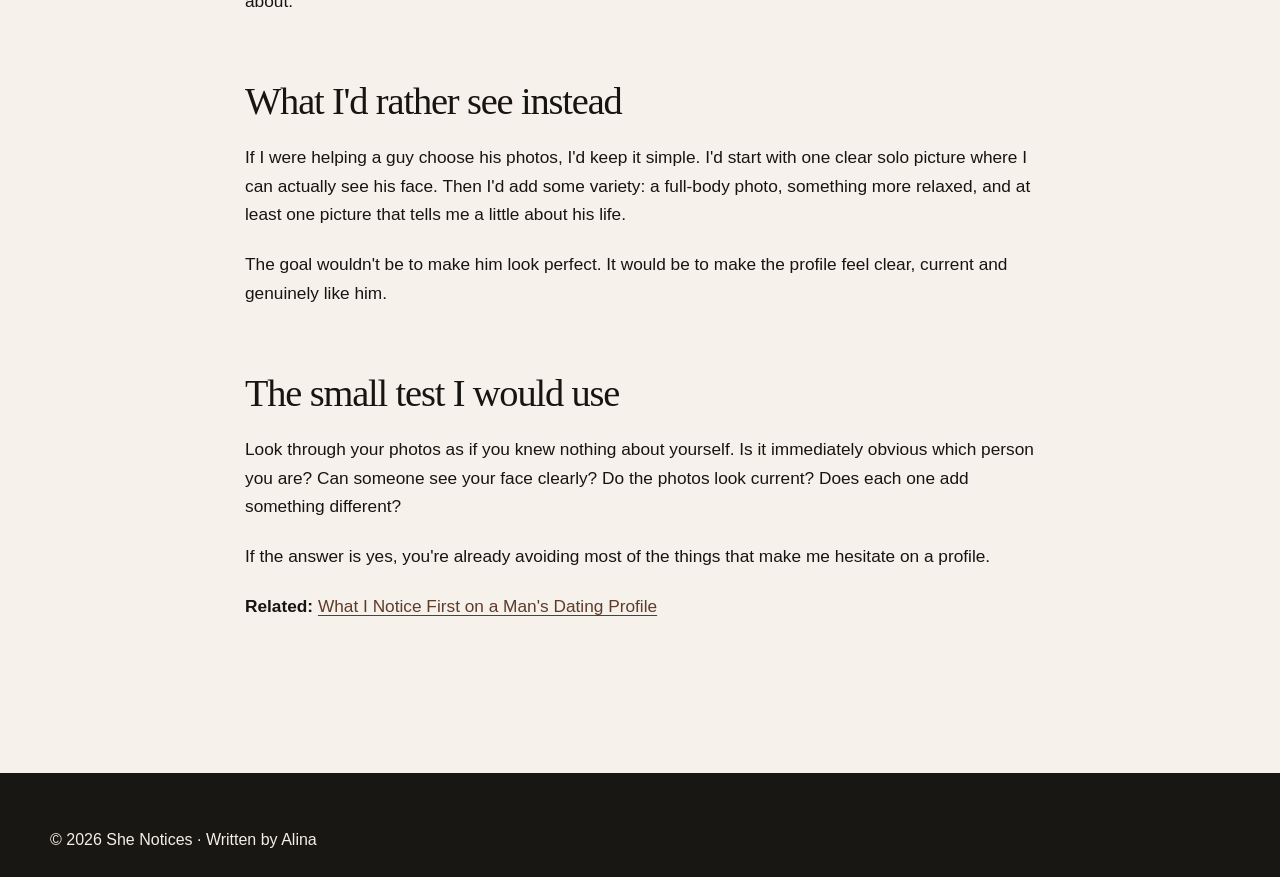
<file: articles/dating-profile-photo-mistakes.html>
<!doctype html><html lang="en"><head><!-- Google tag (gtag.js) -->
<script async src="https://www.googletagmanager.com/gtag/js?id=G-8YT2EPXHXR"></script>
<script>
  window.dataLayer = window.dataLayer || [];
  function gtag(){dataLayer.push(arguments);}
  gtag('js', new Date());

  gtag('config', 'G-8YT2EPXHXR');
</script><meta charset="utf-8"><meta name="viewport" content="width=device-width,initial-scale=1"><title>7 Dating Profile Photo Mistakes Men Don't Notice | She Notices</title><meta name="description" content="Seven dating profile photo mistakes I notice on men's profiles, from confusing group shots to outdated photos, plus simple ways to fix them."><link rel="stylesheet" href="../style.css"></head><body><header><div class="wrap nav"><a class="brand" href="../index.html">SHE NOTICES</a></div></header><main class="article"><div class="tag">Dating Apps</div><h1>7 Dating Profile Photo Mistakes Men Don't Notice</h1><div class="by">By Alina · A personal perspective</div><img class="feature" src="../assets/IMG_0004.jpg" alt="Alina, author of She Notices"><p>A dating profile doesn't need perfect photos. For me, it just needs to make it easy to understand who you are. These are some of the small photo choices that can get in the way.</p><p>I don't expect a man's dating profile to look like a professional photo shoot. Actually, when every picture looks too polished, it can feel a little less personal.</p><p>These aren't rules for every woman. They're simply things that stand out to me when I'm looking at a profile.</p>

<h2>1. Making me guess which one is you</h2><p>A group photo can be nice because it shows that you have friends and a social life. I just wouldn't make it the first photo.</p><p>If I open a profile and see four or five guys, my first thought shouldn't have to be, “Okay... which one is he?” A clear solo photo first makes the rest of the profile much easier to look through.</p>

<h2>2. Using several versions of basically the same selfie</h2><p>One selfie doesn't bother me. Five selfies taken from almost the same angle do.</p><p>After the second or third one, I'm not really learning anything new about you. I'd rather see a little variety: your face clearly, a full-body photo, something you actually enjoy doing, or just a normal moment from your life.</p>

<h2>3. Hiding your eyes in almost every photo</h2><p>Sunglasses can look good, especially in an outdoor photo. But if they're in nearly every picture, I start wondering what you actually look like without them.</p><p>You don't need to remove every sunglasses photo. Just make sure there are clear pictures where I can properly see your face and your eyes.</p>

<h2>4. Keeping a photo because you looked great in it years ago</h2><p>I understand the temptation. We all have older photos we really like.</p><p>But dating profile photos should still look like the person I would meet today. Hair, beard, style and body can all change. A current photo that feels real is more useful than an amazing old photo that no longer represents you.</p>

<h2>5. Trying too hard to look impressive</h2><p>This one is subtle. Sometimes a photo seems chosen mainly to prove something: the car, the gym mirror, the expensive place, the perfectly staged pose.</p><p>None of those things are automatically bad. I just find a profile more interesting when the photos feel like pieces of someone's actual life instead of a presentation designed to impress strangers.</p>

<h2>6. Editing the photo until it stops feeling natural</h2><p>Good lighting and a flattering photo are completely normal. Heavy filters are different.</p><p>If the skin is extremely smooth, the face looks altered, or every photo has the same obvious filter, I pay more attention to the editing than to the person. I'd rather see a normal, clear picture.</p>

<h2>7. Showing what you look like, but nothing about you</h2><p>This might be the easiest mistake to miss.</p><p>You can have six technically good photos and still leave me with no idea what spending time with you might actually be like.</p><p>A photo cooking, traveling, walking your dog, playing a sport, going somewhere you genuinely enjoy, or doing something connected to your personality gives me something to notice and something to ask about.</p>

<h2>What I'd rather see instead</h2><p>If I were helping a guy choose his photos, I'd keep it simple. I'd start with one clear solo picture where I can actually see his face. Then I'd add some variety: a full-body photo, something more relaxed, and at least one picture that tells me a little about his life.</p><p>The goal wouldn't be to make him look perfect. It would be to make the profile feel clear, current and genuinely like him.</p>

<h2>The small test I would use</h2><p>Look through your photos as if you knew nothing about yourself. Is it immediately obvious which person you are? Can someone see your face clearly? Do the photos look current? Does each one add something different?</p><p>If the answer is yes, you're already avoiding most of the things that make me hesitate on a profile.</p>

<p><strong>Related:</strong> <a href="dating-profile-first-impression.html">What I Notice First on a Man's Dating Profile</a></p></main><footer class="footer"><div class="wrap">© 2026 She Notices · Written by Alina</div></footer></body></html>
</file>
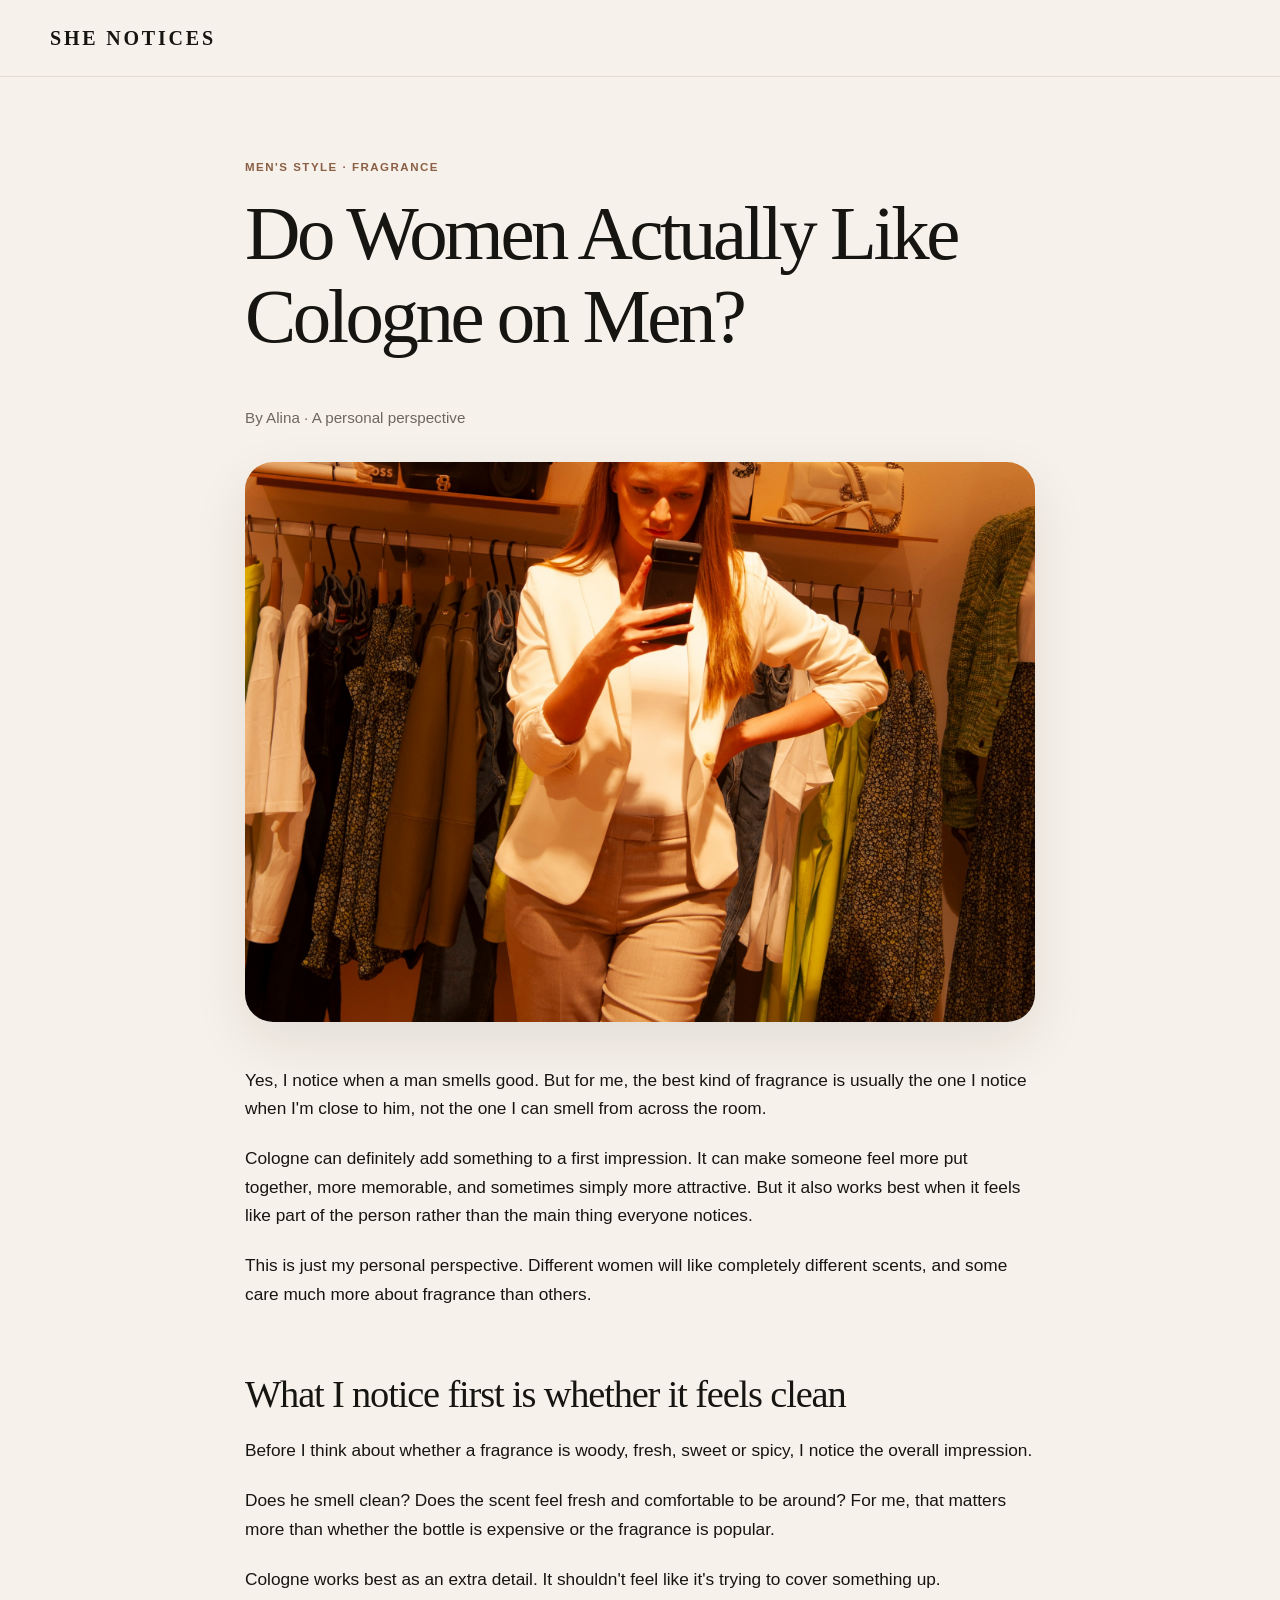
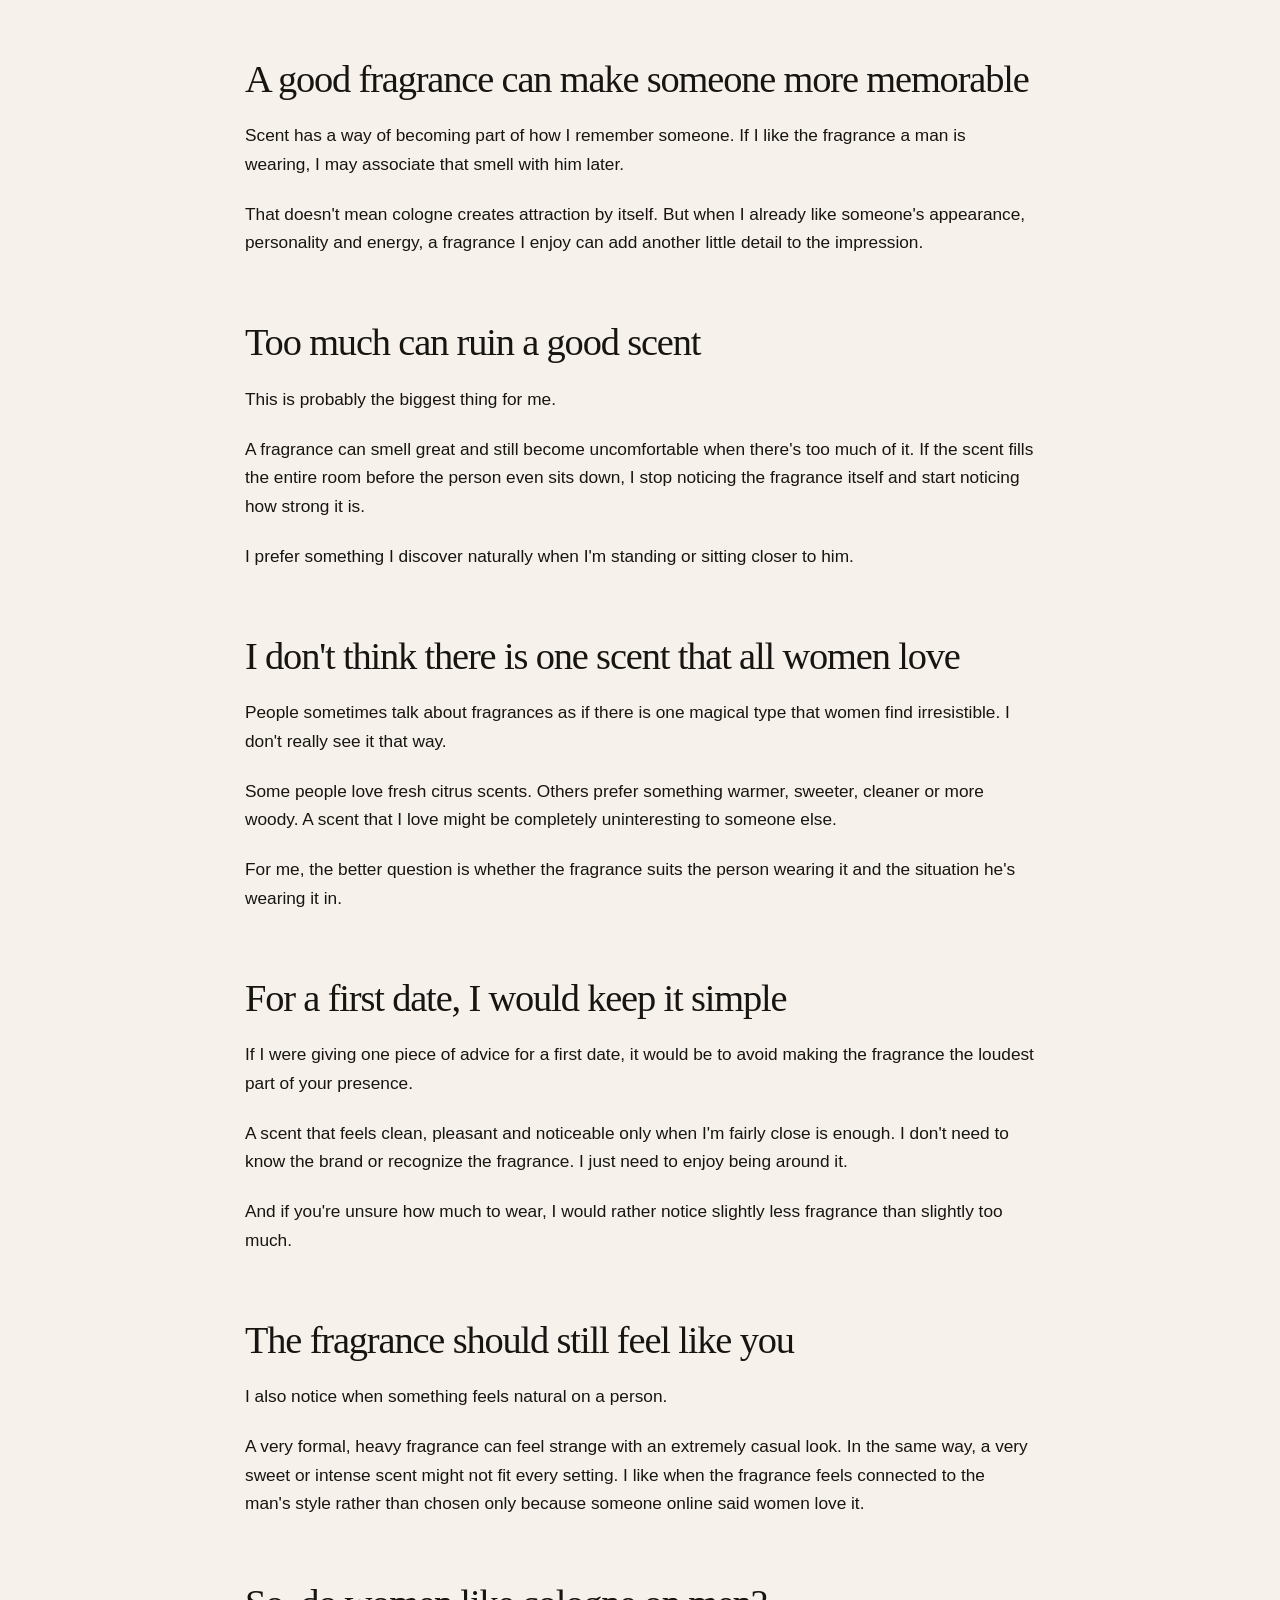
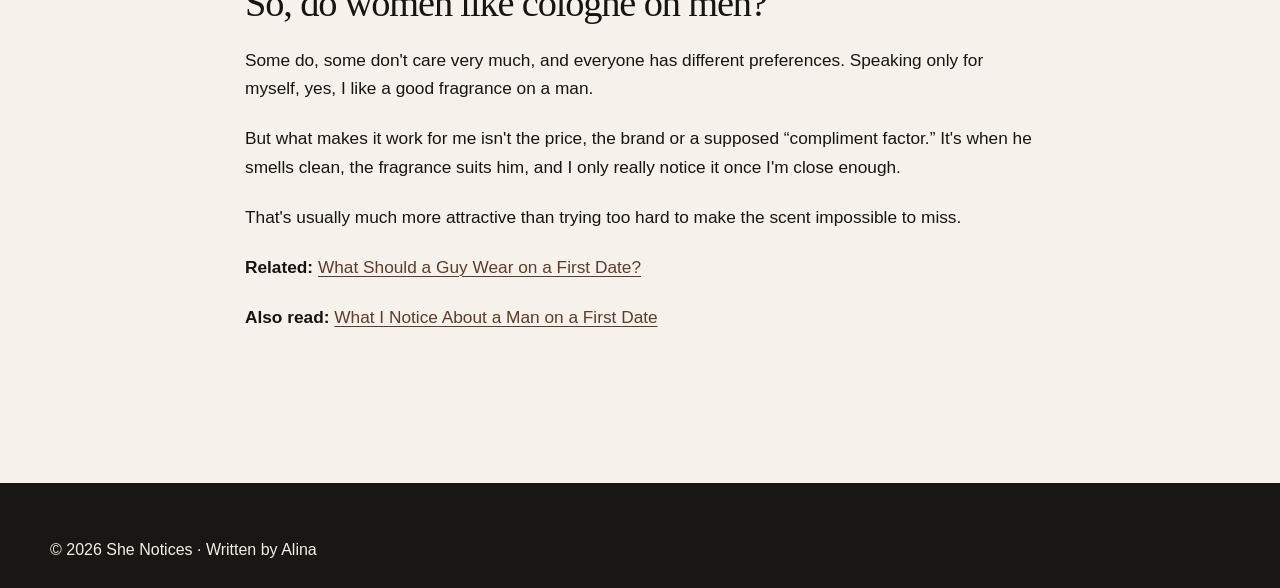
<file: articles/do-women-like-cologne-on-men.html>
<!doctype html><html lang="en"><head><!-- Google tag (gtag.js) -->
<script async src="https://www.googletagmanager.com/gtag/js?id=G-8YT2EPXHXR"></script>
<script>
  window.dataLayer = window.dataLayer || [];
  function gtag(){dataLayer.push(arguments);}
  gtag('js', new Date());

  gtag('config', 'G-8YT2EPXHXR');
</script><meta charset="utf-8"><meta name="viewport" content="width=device-width,initial-scale=1"><title>Do Women Actually Like Cologne on Men? | She Notices</title><meta name="description" content="Do women like cologne on men? Alina shares her personal perspective on scent, first impressions, how much is too much, and what she notices most."><link rel="stylesheet" href="../style.css"></head><body><header><div class="wrap nav"><a class="brand" href="../index.html">SHE NOTICES</a></div></header><main class="article"><div class="tag">Men's Style · Fragrance</div><h1>Do Women Actually Like Cologne on Men?</h1><div class="by">By Alina · A personal perspective</div><img class="feature" src="../assets/IMG_0005.jpg" alt="Alina in a clothing store, author of She Notices"><p>Yes, I notice when a man smells good. But for me, the best kind of fragrance is usually the one I notice when I'm close to him, not the one I can smell from across the room.</p><p>Cologne can definitely add something to a first impression. It can make someone feel more put together, more memorable, and sometimes simply more attractive. But it also works best when it feels like part of the person rather than the main thing everyone notices.</p><p>This is just my personal perspective. Different women will like completely different scents, and some care much more about fragrance than others.</p><h2>What I notice first is whether it feels clean</h2><p>Before I think about whether a fragrance is woody, fresh, sweet or spicy, I notice the overall impression.</p><p>Does he smell clean? Does the scent feel fresh and comfortable to be around? For me, that matters more than whether the bottle is expensive or the fragrance is popular.</p><p>Cologne works best as an extra detail. It shouldn't feel like it's trying to cover something up.</p><h2>A good fragrance can make someone more memorable</h2><p>Scent has a way of becoming part of how I remember someone. If I like the fragrance a man is wearing, I may associate that smell with him later.</p><p>That doesn't mean cologne creates attraction by itself. But when I already like someone's appearance, personality and energy, a fragrance I enjoy can add another little detail to the impression.</p><h2>Too much can ruin a good scent</h2><p>This is probably the biggest thing for me.</p><p>A fragrance can smell great and still become uncomfortable when there's too much of it. If the scent fills the entire room before the person even sits down, I stop noticing the fragrance itself and start noticing how strong it is.</p><p>I prefer something I discover naturally when I'm standing or sitting closer to him.</p><h2>I don't think there is one scent that all women love</h2><p>People sometimes talk about fragrances as if there is one magical type that women find irresistible. I don't really see it that way.</p><p>Some people love fresh citrus scents. Others prefer something warmer, sweeter, cleaner or more woody. A scent that I love might be completely uninteresting to someone else.</p><p>For me, the better question is whether the fragrance suits the person wearing it and the situation he's wearing it in.</p><h2>For a first date, I would keep it simple</h2><p>If I were giving one piece of advice for a first date, it would be to avoid making the fragrance the loudest part of your presence.</p><p>A scent that feels clean, pleasant and noticeable only when I'm fairly close is enough. I don't need to know the brand or recognize the fragrance. I just need to enjoy being around it.</p><p>And if you're unsure how much to wear, I would rather notice slightly less fragrance than slightly too much.</p><h2>The fragrance should still feel like you</h2><p>I also notice when something feels natural on a person.</p><p>A very formal, heavy fragrance can feel strange with an extremely casual look. In the same way, a very sweet or intense scent might not fit every setting. I like when the fragrance feels connected to the man's style rather than chosen only because someone online said women love it.</p><h2>So, do women like cologne on men?</h2><p>Some do, some don't care very much, and everyone has different preferences. Speaking only for myself, yes, I like a good fragrance on a man.</p><p>But what makes it work for me isn't the price, the brand or a supposed “compliment factor.” It's when he smells clean, the fragrance suits him, and I only really notice it once I'm close enough.</p><p>That's usually much more attractive than trying too hard to make the scent impossible to miss.</p><p><strong>Related:</strong> <a href="first-date-style.html">What Should a Guy Wear on a First Date?</a></p><p><strong>Also read:</strong> <a href="what-women-notice-first-date.html">What I Notice About a Man on a First Date</a></p></main><footer class="footer"><div class="wrap">© 2026 She Notices · Written by Alina</div></footer></body></html>
</file>
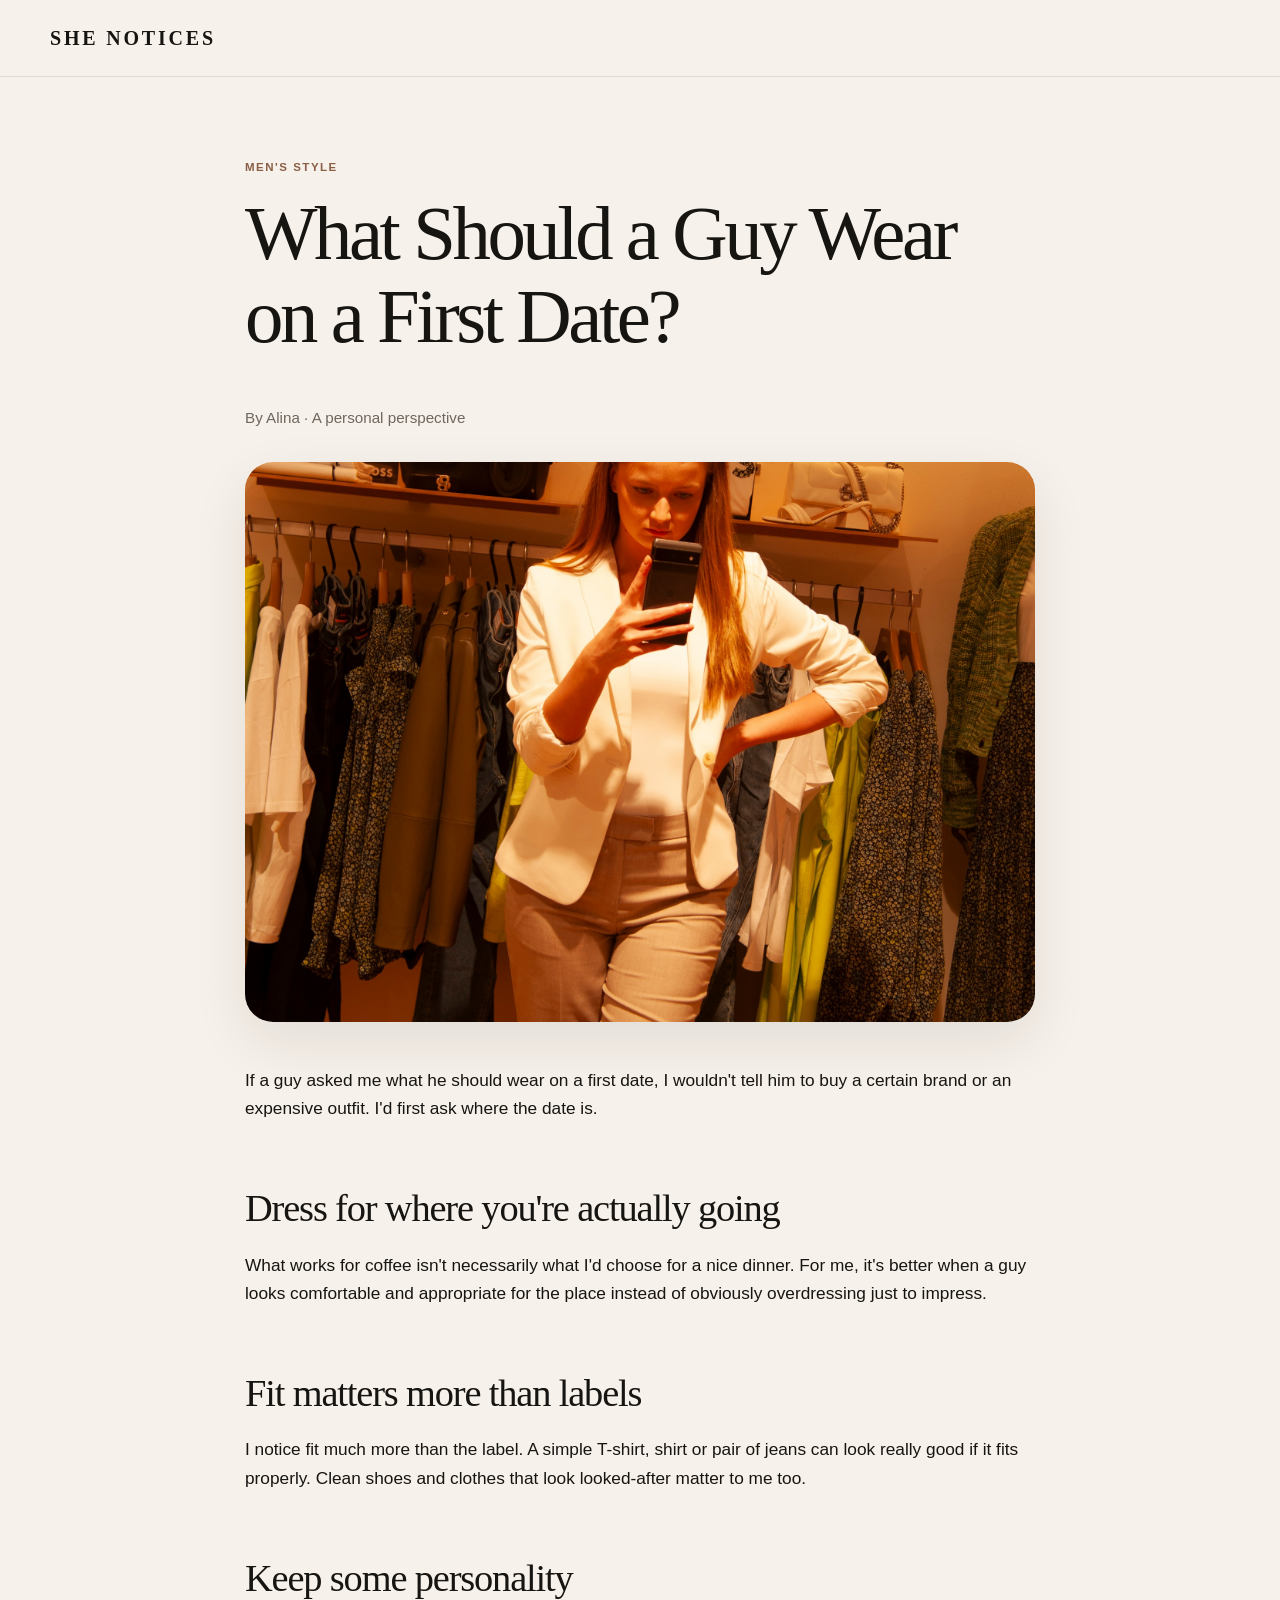
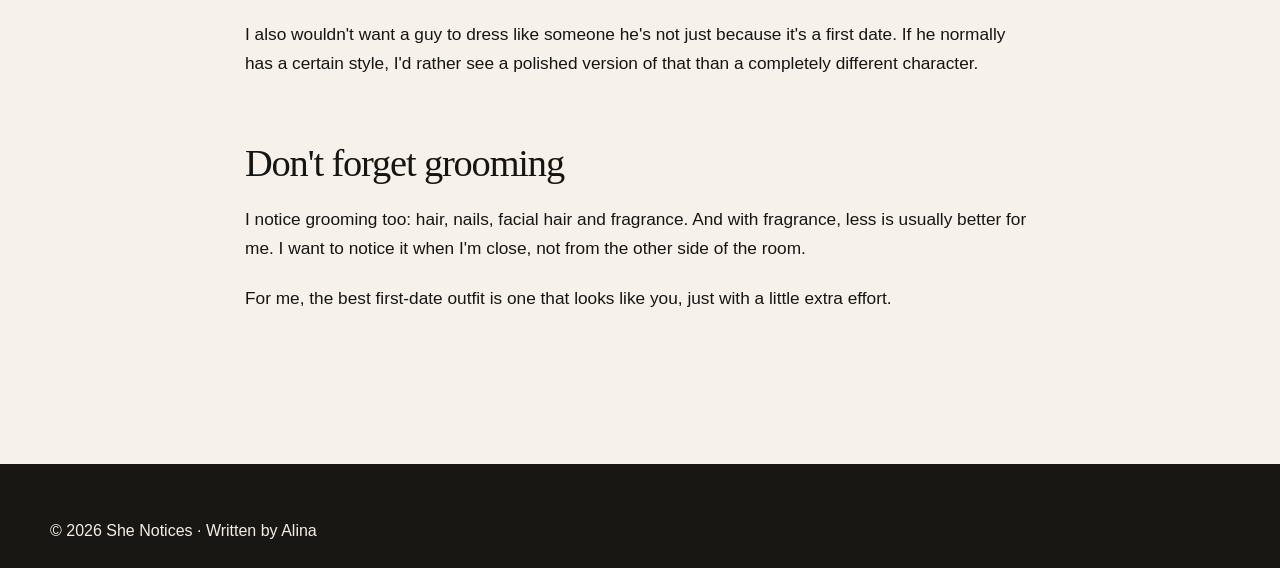
<file: articles/first-date-style.html>
<!doctype html><html lang="en"><head><!-- Google tag (gtag.js) -->
<script async src="https://www.googletagmanager.com/gtag/js?id=G-8YT2EPXHXR"></script>
<script>
  window.dataLayer = window.dataLayer || [];
  function gtag(){dataLayer.push(arguments);}
  gtag('js', new Date());

  gtag('config', 'G-8YT2EPXHXR');
</script><meta charset="utf-8"><meta name="viewport" content="width=device-width,initial-scale=1"><title>What Should a Guy Wear on a First Date? | She Notices</title><meta name="description" content="Alina's personal perspective on men's first-date style: fit, grooming, context and looking naturally put together."><link rel="stylesheet" href="../style.css"></head><body><header><div class="wrap nav"><a class="brand" href="../index.html">SHE NOTICES</a></div></header><main class="article"><div class="tag">Men's Style</div><h1>What Should a Guy Wear on a First Date?</h1><div class="by">By Alina · A personal perspective</div><img class="feature" src="../assets/IMG_0005.jpg" alt="Alina browsing clothes"><p>If a guy asked me what he should wear on a first date, I wouldn't tell him to buy a certain brand or an expensive outfit. I'd first ask where the date is.</p><h2>Dress for where you're actually going</h2><p>What works for coffee isn't necessarily what I'd choose for a nice dinner. For me, it's better when a guy looks comfortable and appropriate for the place instead of obviously overdressing just to impress.</p><h2>Fit matters more than labels</h2><p>I notice fit much more than the label. A simple T-shirt, shirt or pair of jeans can look really good if it fits properly. Clean shoes and clothes that look looked-after matter to me too.</p><h2>Keep some personality</h2><p>I also wouldn't want a guy to dress like someone he's not just because it's a first date. If he normally has a certain style, I'd rather see a polished version of that than a completely different character.</p><h2>Don't forget grooming</h2><p>I notice grooming too: hair, nails, facial hair and fragrance. And with fragrance, less is usually better for me. I want to notice it when I'm close, not from the other side of the room.</p><p class="quote">For me, the best first-date outfit is one that looks like you, just with a little extra effort.</p></main><footer class="footer"><div class="wrap">© 2026 She Notices · Written by Alina</div></footer></body></html>
</file>
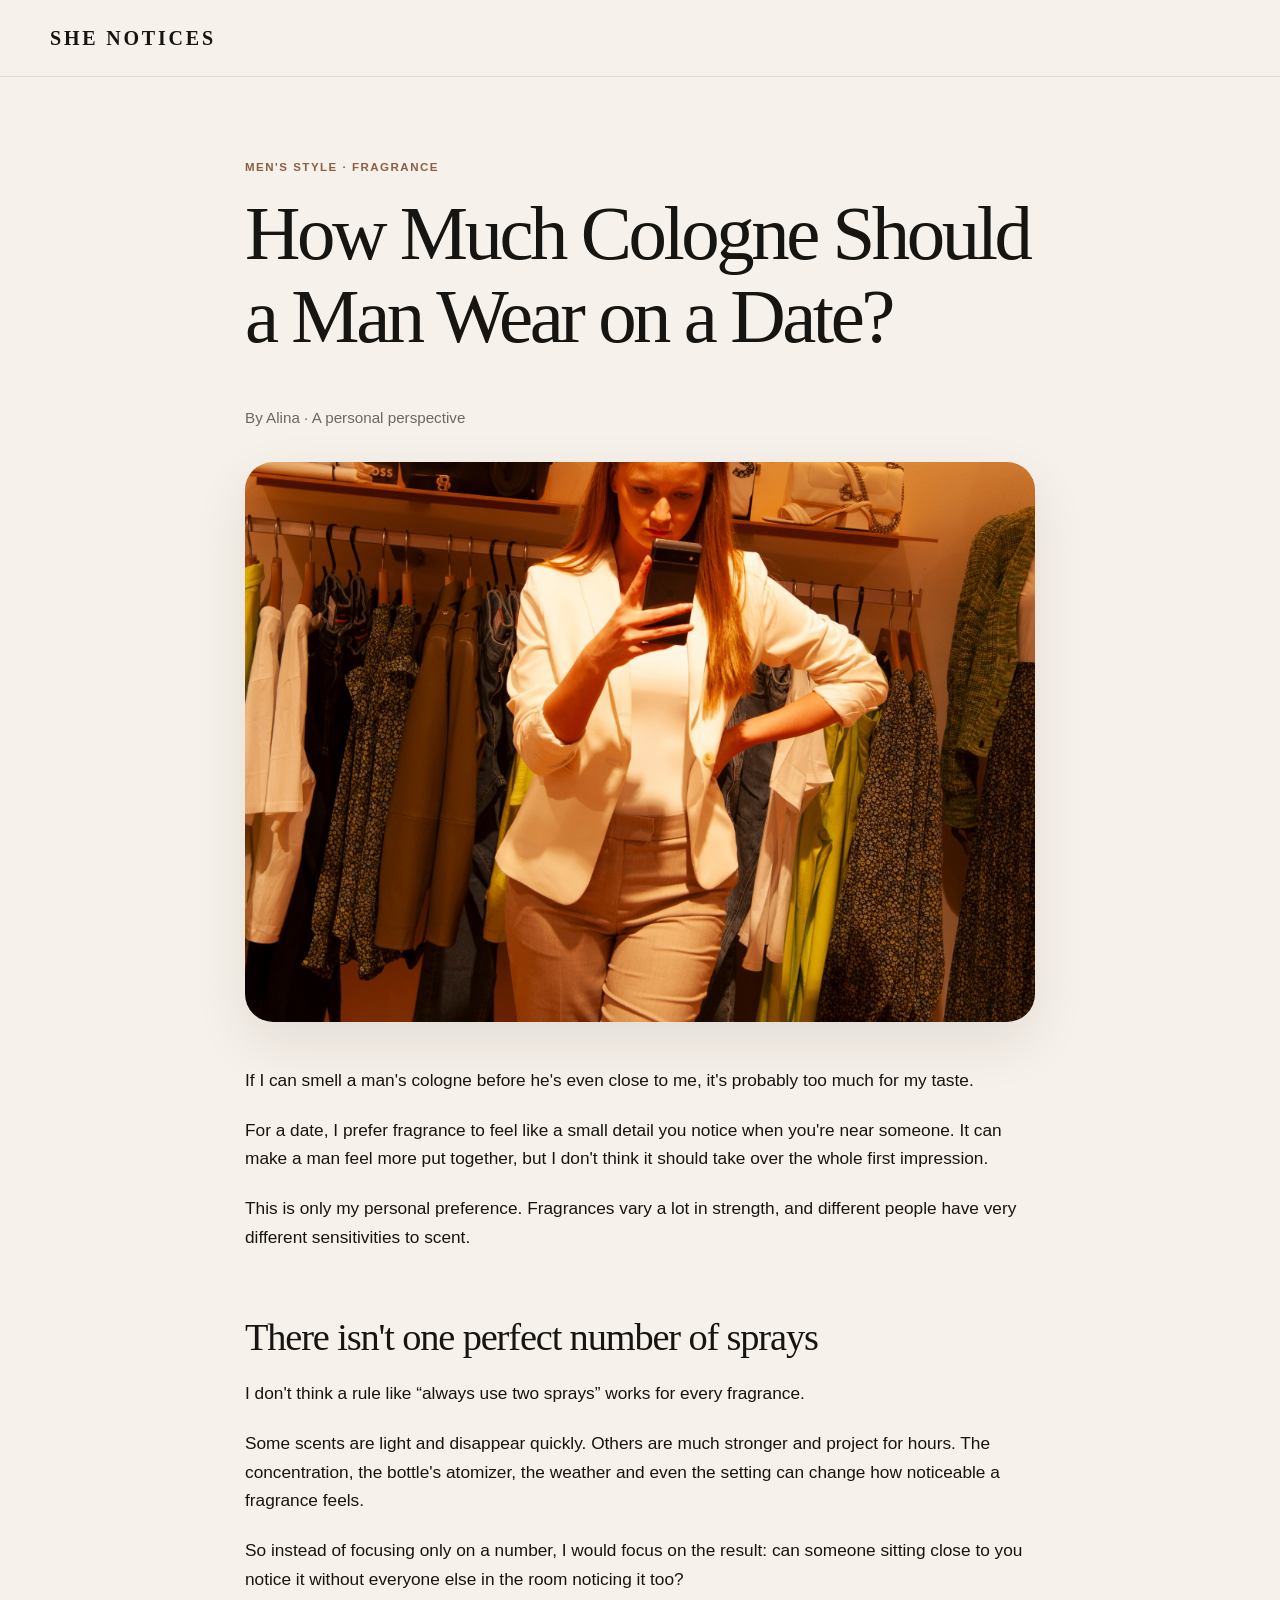
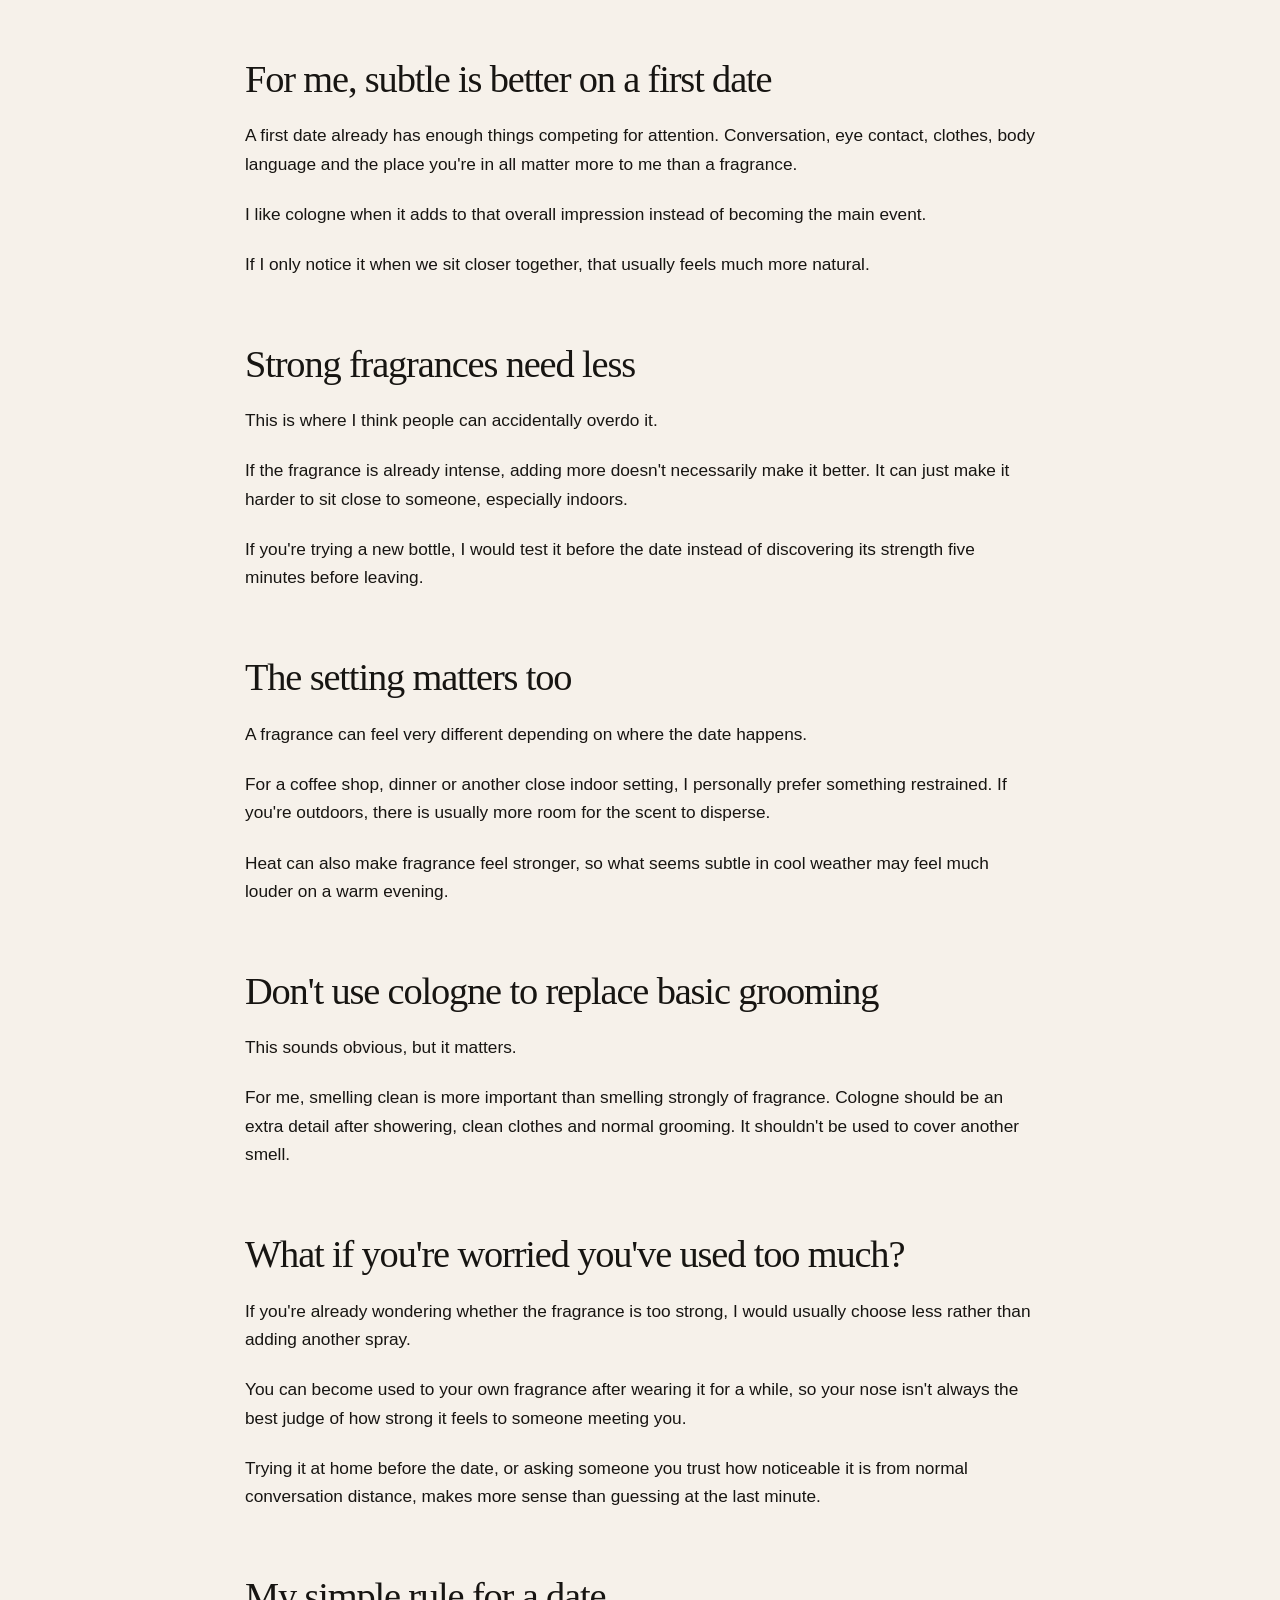
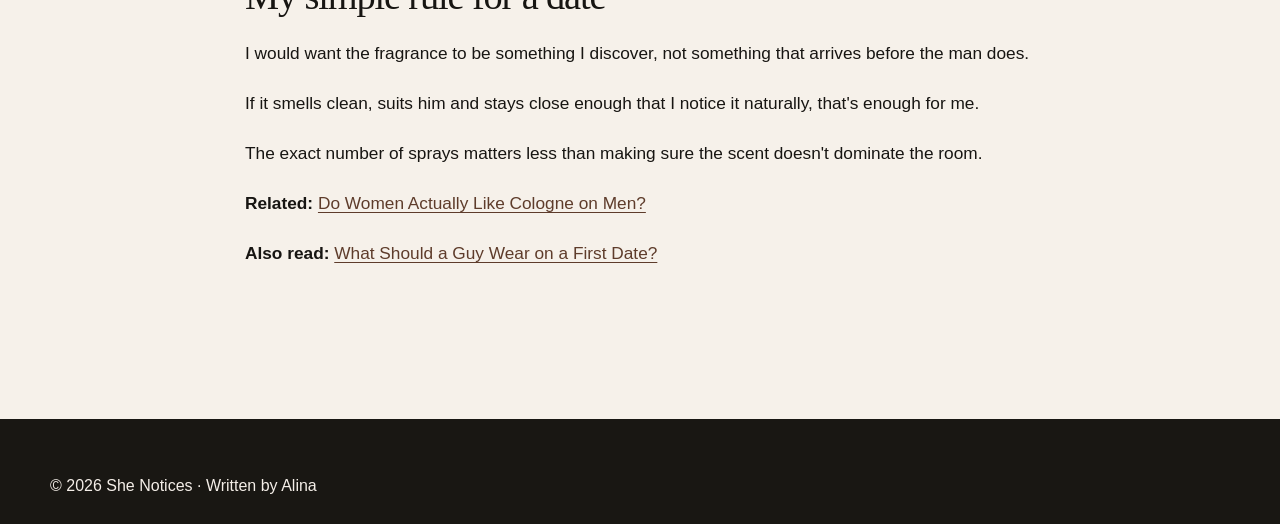
<file: articles/how-much-cologne-on-a-date.html>
<!doctype html><html lang="en"><head><!-- Google tag (gtag.js) -->
<script async src="https://www.googletagmanager.com/gtag/js?id=G-8YT2EPXHXR"></script>
<script>
  window.dataLayer = window.dataLayer || [];
  function gtag(){dataLayer.push(arguments);}
  gtag('js', new Date());

  gtag('config', 'G-8YT2EPXHXR');
</script><meta charset="utf-8"><meta name="viewport" content="width=device-width,initial-scale=1"><title>How Much Cologne Should a Man Wear on a Date? | She Notices</title><meta name="description" content="How much cologne should a man wear on a date? Alina shares a personal perspective on scent strength, first impressions, and keeping fragrance subtle."><link rel="stylesheet" href="../style.css"></head><body><header><div class="wrap nav"><a class="brand" href="../index.html">SHE NOTICES</a></div></header><main class="article"><div class="tag">Men's Style · Fragrance</div><h1>How Much Cologne Should a Man Wear on a Date?</h1><div class="by">By Alina · A personal perspective</div><img class="feature" src="../assets/IMG_0005.jpg" alt="Alina in a clothing store, author of She Notices"><p>If I can smell a man's cologne before he's even close to me, it's probably too much for my taste.</p><p>For a date, I prefer fragrance to feel like a small detail you notice when you're near someone. It can make a man feel more put together, but I don't think it should take over the whole first impression.</p><p>This is only my personal preference. Fragrances vary a lot in strength, and different people have very different sensitivities to scent.</p>

<h2>There isn't one perfect number of sprays</h2><p>I don't think a rule like “always use two sprays” works for every fragrance.</p><p>Some scents are light and disappear quickly. Others are much stronger and project for hours. The concentration, the bottle's atomizer, the weather and even the setting can change how noticeable a fragrance feels.</p><p>So instead of focusing only on a number, I would focus on the result: can someone sitting close to you notice it without everyone else in the room noticing it too?</p>

<h2>For me, subtle is better on a first date</h2><p>A first date already has enough things competing for attention. Conversation, eye contact, clothes, body language and the place you're in all matter more to me than a fragrance.</p><p>I like cologne when it adds to that overall impression instead of becoming the main event.</p><p>If I only notice it when we sit closer together, that usually feels much more natural.</p>

<h2>Strong fragrances need less</h2><p>This is where I think people can accidentally overdo it.</p><p>If the fragrance is already intense, adding more doesn't necessarily make it better. It can just make it harder to sit close to someone, especially indoors.</p><p>If you're trying a new bottle, I would test it before the date instead of discovering its strength five minutes before leaving.</p>

<h2>The setting matters too</h2><p>A fragrance can feel very different depending on where the date happens.</p><p>For a coffee shop, dinner or another close indoor setting, I personally prefer something restrained. If you're outdoors, there is usually more room for the scent to disperse.</p><p>Heat can also make fragrance feel stronger, so what seems subtle in cool weather may feel much louder on a warm evening.</p>

<h2>Don't use cologne to replace basic grooming</h2><p>This sounds obvious, but it matters.</p><p>For me, smelling clean is more important than smelling strongly of fragrance. Cologne should be an extra detail after showering, clean clothes and normal grooming. It shouldn't be used to cover another smell.</p>

<h2>What if you're worried you've used too much?</h2><p>If you're already wondering whether the fragrance is too strong, I would usually choose less rather than adding another spray.</p><p>You can become used to your own fragrance after wearing it for a while, so your nose isn't always the best judge of how strong it feels to someone meeting you.</p><p>Trying it at home before the date, or asking someone you trust how noticeable it is from normal conversation distance, makes more sense than guessing at the last minute.</p>

<h2>My simple rule for a date</h2><p>I would want the fragrance to be something I discover, not something that arrives before the man does.</p><p>If it smells clean, suits him and stays close enough that I notice it naturally, that's enough for me.</p><p>The exact number of sprays matters less than making sure the scent doesn't dominate the room.</p>

<p><strong>Related:</strong> <a href="do-women-like-cologne-on-men.html">Do Women Actually Like Cologne on Men?</a></p>
<p><strong>Also read:</strong> <a href="first-date-style.html">What Should a Guy Wear on a First Date?</a></p>
</main><footer class="footer"><div class="wrap">© 2026 She Notices · Written by Alina</div></footer></body></html>
</file>
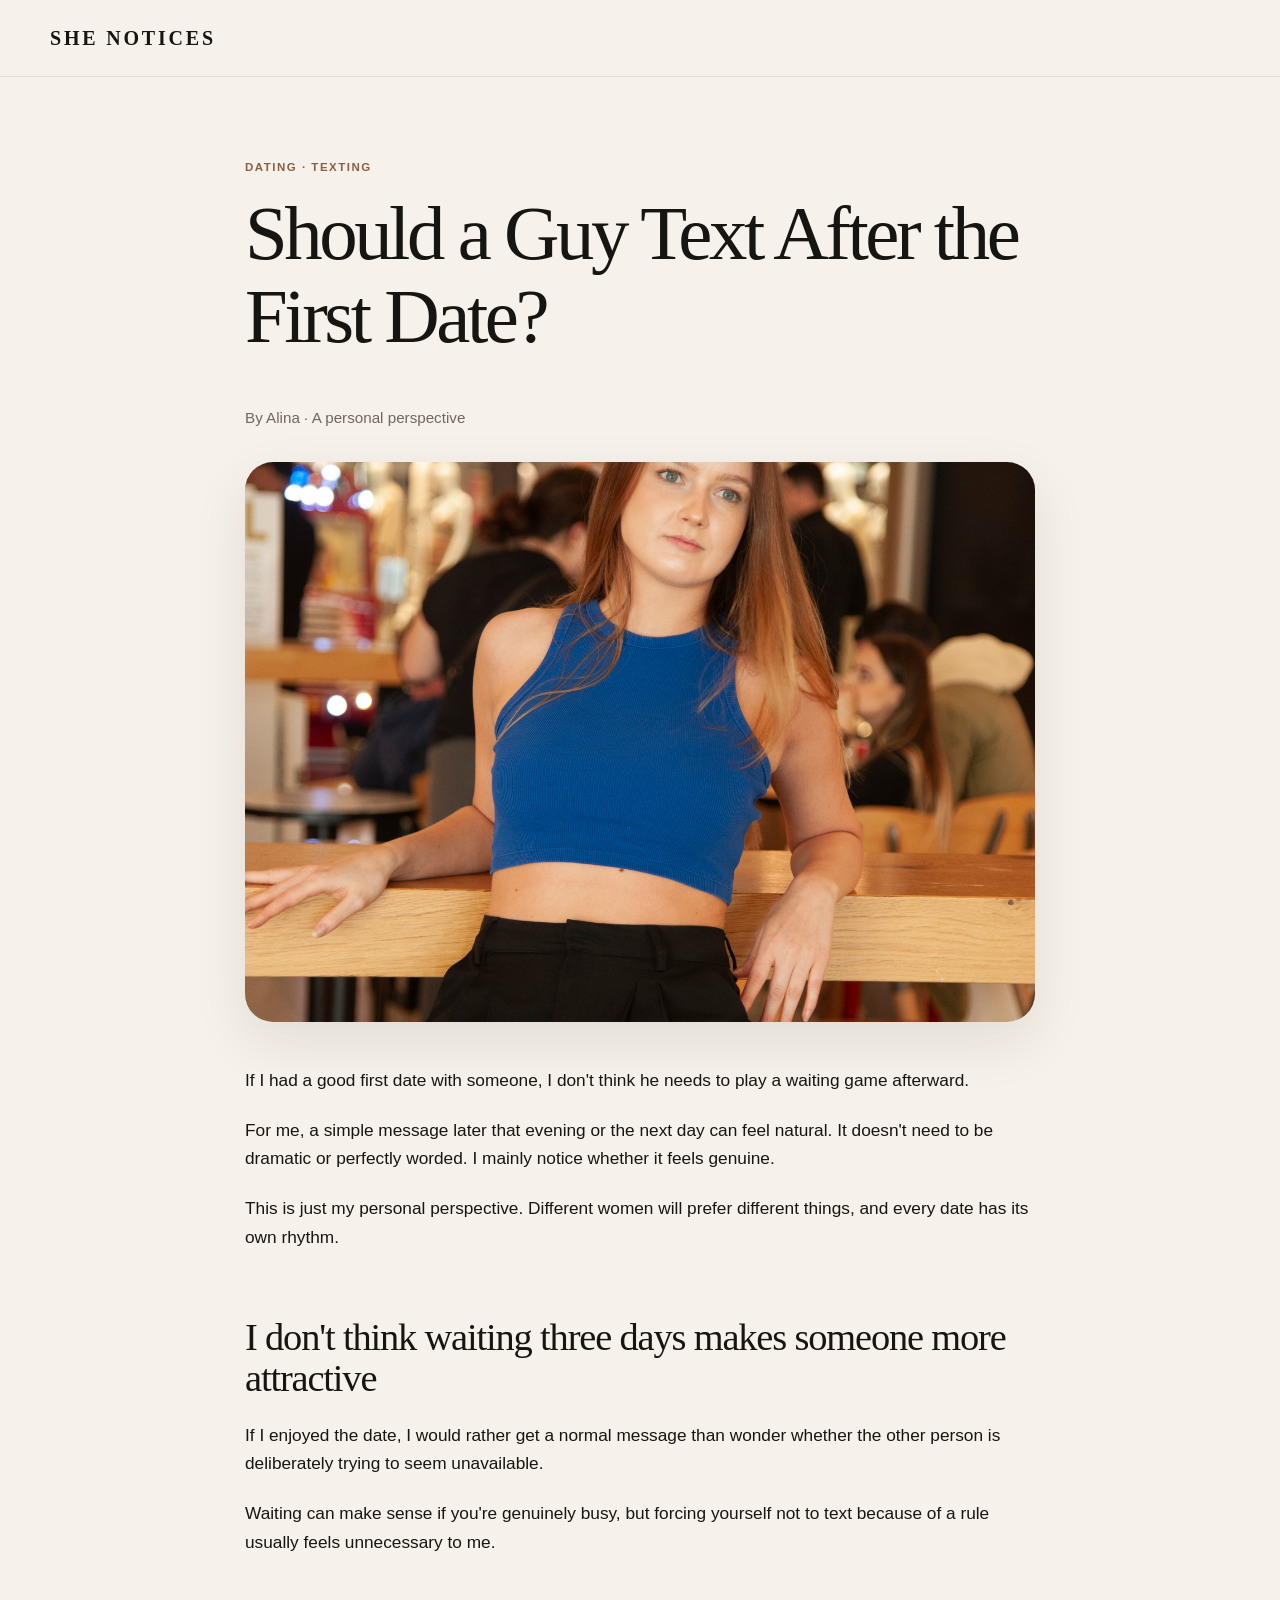
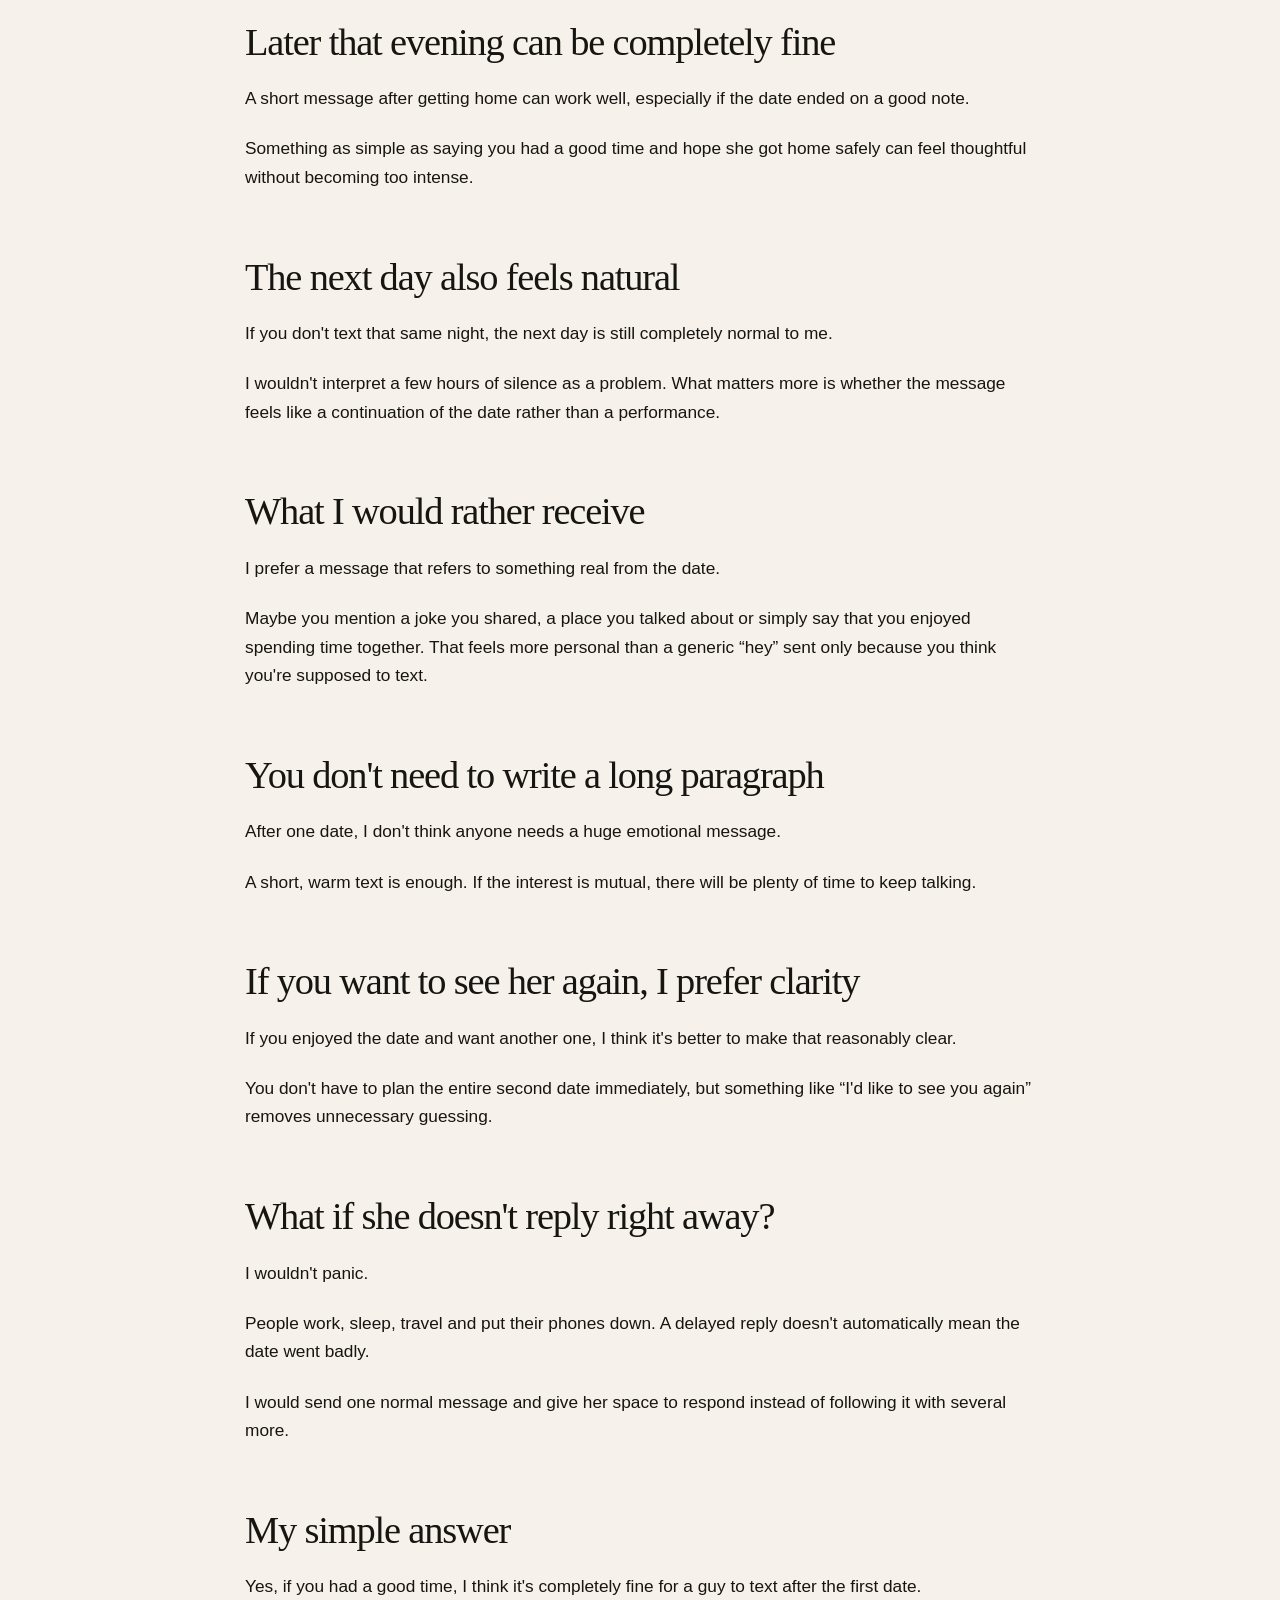
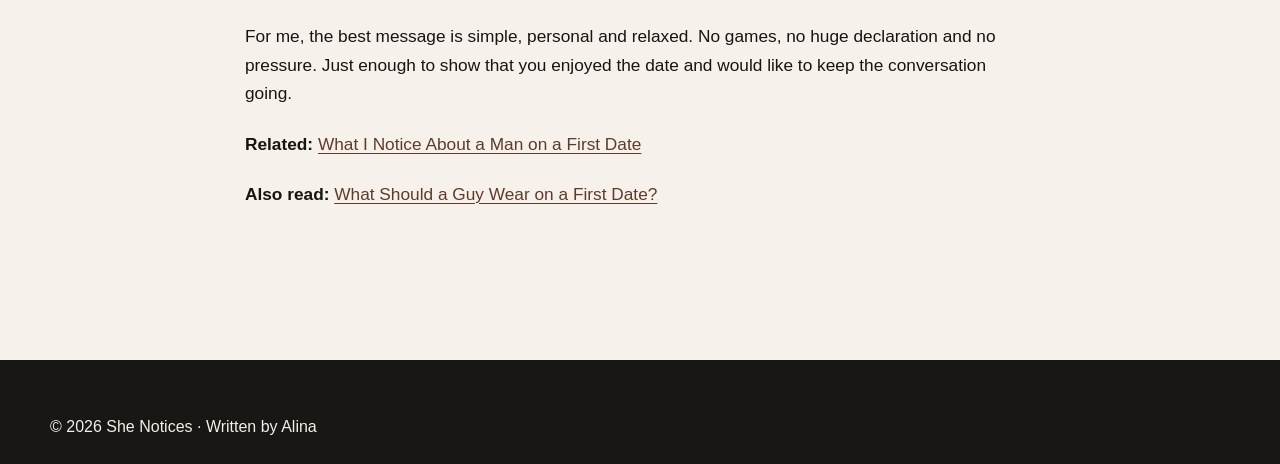
<file: articles/should-a-guy-text-after-first-date.html>
<!doctype html><html lang="en"><head><meta charset="utf-8"><meta name="viewport" content="width=device-width,initial-scale=1"><title>Should a Guy Text After the First Date? | She Notices</title><meta name="description" content="Should a guy text after the first date? Alina shares her personal perspective on timing, what to say, and what feels natural after a good date."><link rel="stylesheet" href="../style.css"></head><body><header><div class="wrap nav"><a class="brand" href="../index.html">SHE NOTICES</a></div></header><main class="article"><div class="tag">Dating · Texting</div><h1>Should a Guy Text After the First Date?</h1><div class="by">By Alina · A personal perspective</div><img class="feature" src="../assets/IMG_0012.jpg" alt="Alina in a cafe setting, author of She Notices"><p>If I had a good first date with someone, I don't think he needs to play a waiting game afterward.</p><p>For me, a simple message later that evening or the next day can feel natural. It doesn't need to be dramatic or perfectly worded. I mainly notice whether it feels genuine.</p><p>This is just my personal perspective. Different women will prefer different things, and every date has its own rhythm.</p><h2>I don't think waiting three days makes someone more attractive</h2><p>If I enjoyed the date, I would rather get a normal message than wonder whether the other person is deliberately trying to seem unavailable.</p><p>Waiting can make sense if you're genuinely busy, but forcing yourself not to text because of a rule usually feels unnecessary to me.</p><h2>Later that evening can be completely fine</h2><p>A short message after getting home can work well, especially if the date ended on a good note.</p><p>Something as simple as saying you had a good time and hope she got home safely can feel thoughtful without becoming too intense.</p><h2>The next day also feels natural</h2><p>If you don't text that same night, the next day is still completely normal to me.</p><p>I wouldn't interpret a few hours of silence as a problem. What matters more is whether the message feels like a continuation of the date rather than a performance.</p><h2>What I would rather receive</h2><p>I prefer a message that refers to something real from the date.</p><p>Maybe you mention a joke you shared, a place you talked about or simply say that you enjoyed spending time together. That feels more personal than a generic “hey” sent only because you think you're supposed to text.</p><h2>You don't need to write a long paragraph</h2><p>After one date, I don't think anyone needs a huge emotional message.</p><p>A short, warm text is enough. If the interest is mutual, there will be plenty of time to keep talking.</p><h2>If you want to see her again, I prefer clarity</h2><p>If you enjoyed the date and want another one, I think it's better to make that reasonably clear.</p><p>You don't have to plan the entire second date immediately, but something like “I'd like to see you again” removes unnecessary guessing.</p><h2>What if she doesn't reply right away?</h2><p>I wouldn't panic.</p><p>People work, sleep, travel and put their phones down. A delayed reply doesn't automatically mean the date went badly.</p><p>I would send one normal message and give her space to respond instead of following it with several more.</p><h2>My simple answer</h2><p>Yes, if you had a good time, I think it's completely fine for a guy to text after the first date.</p><p>For me, the best message is simple, personal and relaxed. No games, no huge declaration and no pressure. Just enough to show that you enjoyed the date and would like to keep the conversation going.</p><p><strong>Related:</strong> <a href="what-women-notice-first-date.html">What I Notice About a Man on a First Date</a></p><p><strong>Also read:</strong> <a href="first-date-style.html">What Should a Guy Wear on a First Date?</a></p></main><footer class="footer"><div class="wrap">© 2026 She Notices · Written by Alina</div></footer></body></html>
</file>
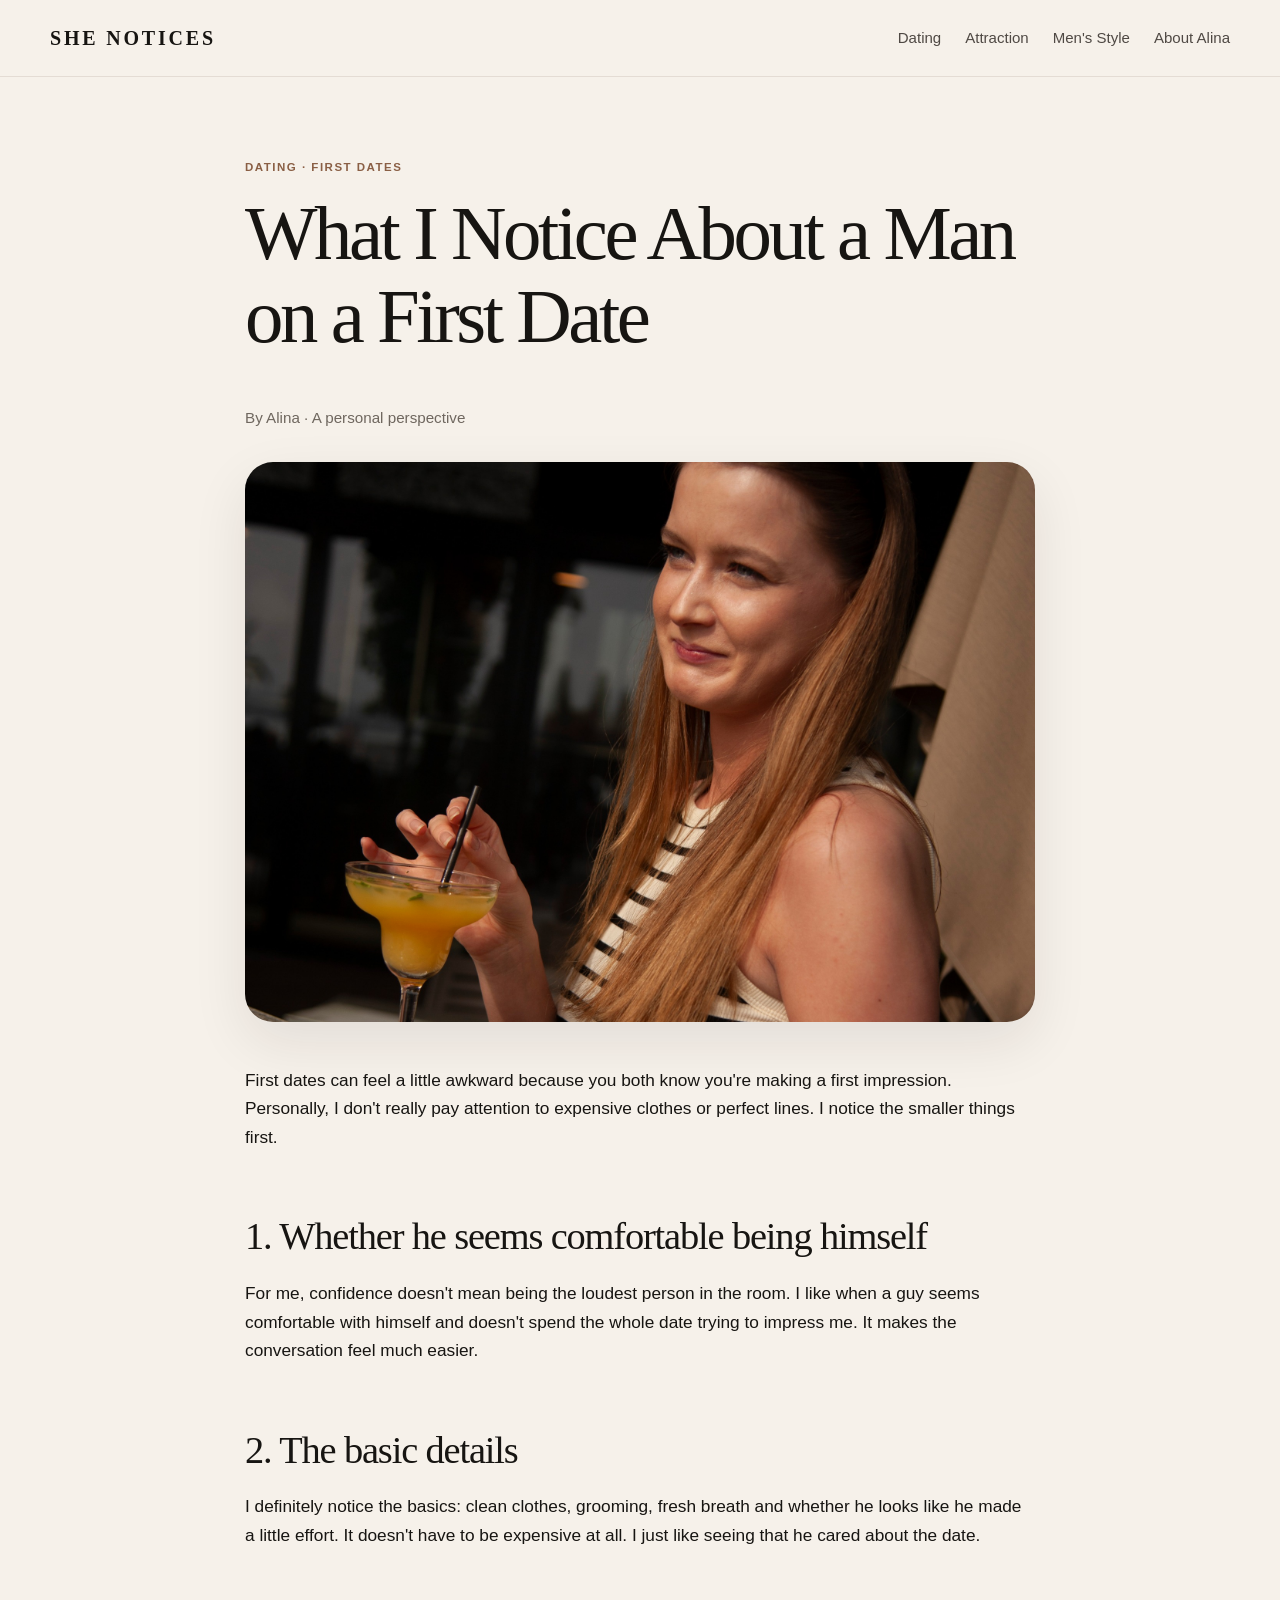
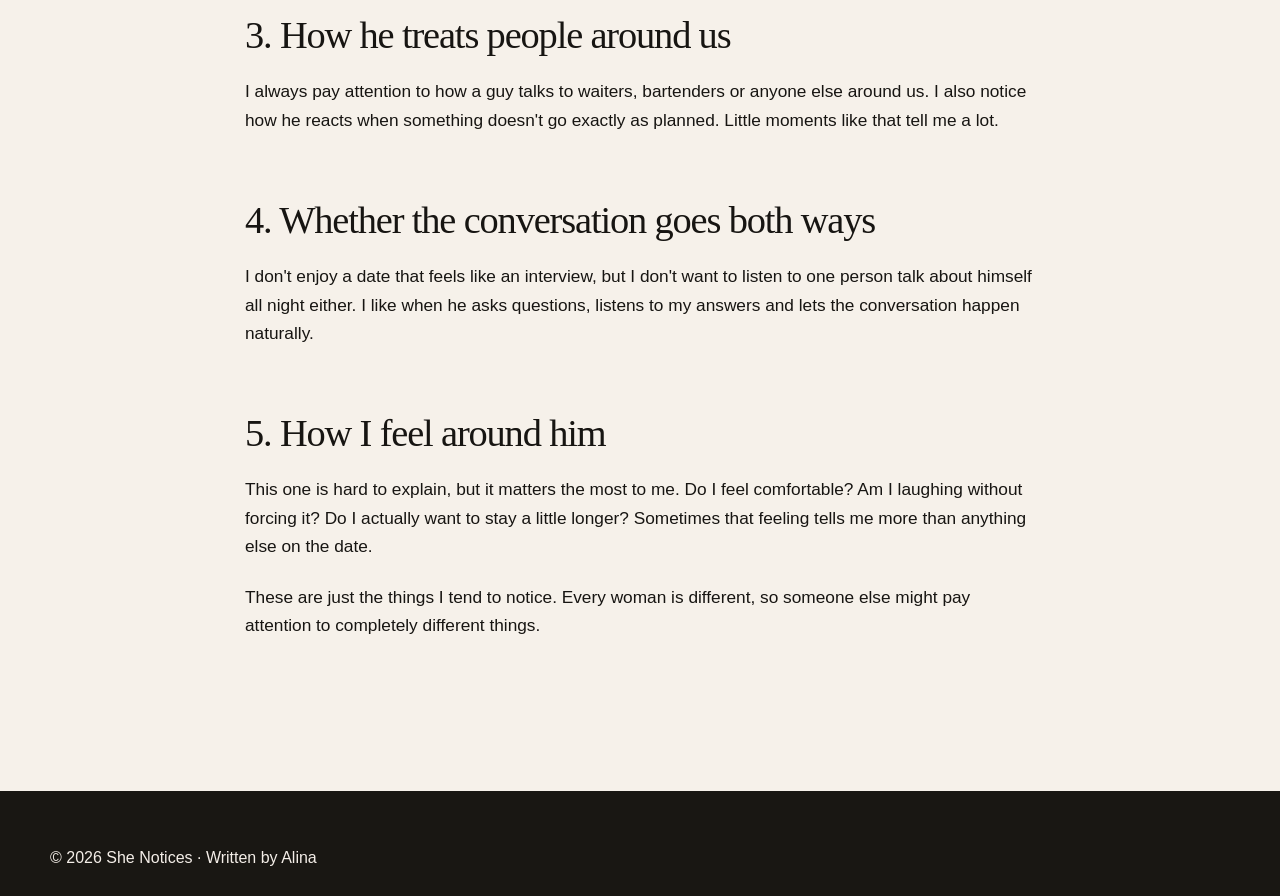
<file: articles/what-women-notice-first-date.html>
<!doctype html><html lang="en"><head><!-- Google tag (gtag.js) -->
<script async src="https://www.googletagmanager.com/gtag/js?id=G-8YT2EPXHXR"></script>
<script>
  window.dataLayer = window.dataLayer || [];
  function gtag(){dataLayer.push(arguments);}
  gtag('js', new Date());

  gtag('config', 'G-8YT2EPXHXR');
</script><meta charset="utf-8"><meta name="viewport" content="width=device-width,initial-scale=1"><title>What I Notice About a Man on a First Date | She Notices</title><meta name="description" content="Alina shares the small things she personally notices about a man on a first date, from presence and grooming to conversation."><link rel="stylesheet" href="../style.css"></head><body><header><div class="wrap nav"><a class="brand" href="../index.html">SHE NOTICES</a><nav class="links"><a href="../index.html#dating">Dating</a><a href="../index.html#attraction">Attraction</a><a href="../index.html#style">Men's Style</a><a href="../about.html">About Alina</a></nav></div></header><main class="article"><div class="tag">Dating · First Dates</div><h1>What I Notice About a Man on a First Date</h1><div class="by">By Alina · A personal perspective</div><img class="feature" src="../assets/IMG_0001.jpg" alt="A relaxed first-date setting"><p>First dates can feel a little awkward because you both know you're making a first impression. Personally, I don't really pay attention to expensive clothes or perfect lines. I notice the smaller things first.</p><h2>1. Whether he seems comfortable being himself</h2><p>For me, confidence doesn't mean being the loudest person in the room. I like when a guy seems comfortable with himself and doesn't spend the whole date trying to impress me. It makes the conversation feel much easier.</p><h2>2. The basic details</h2><p>I definitely notice the basics: clean clothes, grooming, fresh breath and whether he looks like he made a little effort. It doesn't have to be expensive at all. I just like seeing that he cared about the date.</p><h2>3. How he treats people around us</h2><p>I always pay attention to how a guy talks to waiters, bartenders or anyone else around us. I also notice how he reacts when something doesn't go exactly as planned. Little moments like that tell me a lot.</p><h2>4. Whether the conversation goes both ways</h2><p>I don't enjoy a date that feels like an interview, but I don't want to listen to one person talk about himself all night either. I like when he asks questions, listens to my answers and lets the conversation happen naturally.</p><h2>5. How I feel around him</h2><p>This one is hard to explain, but it matters the most to me. Do I feel comfortable? Am I laughing without forcing it? Do I actually want to stay a little longer? Sometimes that feeling tells me more than anything else on the date.</p><p class="quote">These are just the things I tend to notice. Every woman is different, so someone else might pay attention to completely different things.</p></main><footer class="footer"><div class="wrap">© 2026 She Notices · Written by Alina</div></footer></body></html>
</file>
<file: style.css>
:root{
  --bg:#f6f1ea;
  --paper:#fffdf9;
  --ink:#171512;
  --muted:#6f675f;
  --line:#ded5cc;
  --accent:#8a5f45;
  --accent-dark:#5e3c2b;
  --soft:#eee4da;
  --shadow:0 20px 55px rgba(33,24,18,.09);
  --radius:24px;
  --max:1180px;
}
*{box-sizing:border-box}
html{scroll-behavior:smooth}
body{
  margin:0;
  color:var(--ink);
  background:var(--bg);
  font-family:Inter,ui-sans-serif,-apple-system,BlinkMacSystemFont,"Segoe UI",sans-serif;
  line-height:1.65;
  -webkit-font-smoothing:antialiased;
}
img{max-width:100%;display:block}
a{color:inherit;text-decoration:none}
button,input{font:inherit}
.wrap{width:min(var(--max),calc(100% - 40px));margin-inline:auto}
.sr-only{position:absolute;width:1px;height:1px;padding:0;margin:-1px;overflow:hidden;clip:rect(0,0,0,0);white-space:nowrap;border:0}

/* Header */
.site-header, body>header{
  position:sticky;top:0;z-index:40;
  background:rgba(246,241,234,.88);
  backdrop-filter:blur(16px);
  border-bottom:1px solid rgba(222,213,204,.75);
}
.nav{min-height:76px;display:flex;align-items:center;justify-content:space-between;gap:28px}
.brand{
  font-family:Georgia,"Times New Roman",serif;
  font-size:1.25rem;
  letter-spacing:.14em;
  font-weight:700;
}
.links{display:flex;align-items:center;gap:24px}
.links a{font-size:.94rem;color:#4f4944;position:relative}
.links a:after{content:"";position:absolute;left:0;right:100%;bottom:-7px;height:1px;background:var(--accent);transition:.25s}
.links a:hover:after,.links a[aria-current="page"]:after{right:0}
.menu-toggle{display:none;background:none;border:0;padding:8px;cursor:pointer}
.menu-toggle span{display:block;width:24px;height:2px;background:var(--ink);margin:5px 0}

/* Typography */
.eyebrow{
  text-transform:uppercase;
  letter-spacing:.18em;
  font-size:.72rem;
  font-weight:700;
  color:var(--accent);
}
h1,h2,h3{
  font-family:Georgia,"Times New Roman",serif;
  line-height:1.08;
  margin:0 0 .7em;
  font-weight:500;
}
h1{font-size:clamp(3rem,7vw,6.7rem);letter-spacing:-.045em}
h2{font-size:clamp(2.1rem,4vw,3.8rem);letter-spacing:-.03em}
h3{font-size:1.45rem}
.lead{font-size:clamp(1.08rem,1.8vw,1.35rem);color:#4d4741;max-width:690px}

/* Buttons */
.button{
  display:inline-flex;align-items:center;justify-content:center;
  min-height:48px;padding:0 22px;border-radius:999px;
  background:var(--ink);color:white;font-weight:650;
  transition:transform .2s,background .2s;
}
.button:hover{transform:translateY(-2px);background:var(--accent-dark)}
.button.secondary{background:var(--accent);color:white}
.text-link,.read-more{font-weight:650;color:var(--accent-dark)}
.read-more{display:inline-block;margin-top:auto}

/* Hero */
.hero{
  min-height:78vh;
  display:grid;
  grid-template-columns:1.05fr .95fr;
  align-items:center;
  gap:70px;
  padding:72px 0 84px;
}
.hero-copy .eyebrow{margin-bottom:20px}
.hero-copy h1{max-width:760px}
.hero-copy .lead{margin:0 0 30px}
.hero-actions{display:flex;align-items:center;gap:20px;flex-wrap:wrap}
.hero-media{position:relative}
.hero-media img{
  width:100%;height:660px;object-fit:cover;
  border-radius:180px 180px 22px 22px;
  box-shadow:var(--shadow)
}
.hero-note{
  position:absolute;left:-34px;bottom:38px;
  max-width:235px;padding:18px 20px;
  background:var(--paper);border:1px solid var(--line);
  border-radius:18px;font-size:.9rem;box-shadow:var(--shadow)
}

/* Featured */
.featured{
  background:var(--ink);color:white;border-radius:32px;
  overflow:hidden;display:grid;grid-template-columns:1fr 1fr;
  margin-bottom:90px;
}
.featured-copy{padding:58px}
.featured .eyebrow{color:#d9b9a3}
.featured p{color:#d7d2cc;max-width:520px}
.featured img{width:100%;height:100%;min-height:430px;object-fit:cover}

/* Sections */
.section{padding:30px 0 90px}
.section-head{
  display:flex;align-items:end;justify-content:space-between;gap:30px;
  margin-bottom:28px
}
.section-head p{color:var(--muted);margin:0 0 10px}

/* Tools */
.article-tools{
  display:flex;align-items:center;justify-content:space-between;gap:20px;
  margin-bottom:30px
}
.filters{display:flex;gap:10px;flex-wrap:wrap}
.filter{
  border:1px solid var(--line);background:transparent;color:var(--ink);
  padding:9px 15px;border-radius:999px;cursor:pointer
}
.filter.active,.filter:hover{background:var(--ink);color:white;border-color:var(--ink)}
.search-box input{
  width:min(290px,100%);border:1px solid var(--line);border-radius:999px;
  background:var(--paper);padding:11px 17px;outline:none
}
.search-box input:focus{border-color:var(--accent)}

/* Cards */
.grid{
  display:grid;
  grid-template-columns:repeat(3,1fr);
  gap:24px
}
.card{
  background:var(--paper);border:1px solid rgba(222,213,204,.9);
  border-radius:var(--radius);overflow:hidden;
  min-height:100%;display:flex;flex-direction:column;
  transition:transform .28s ease,box-shadow .28s ease
}
.card:hover{transform:translateY(-7px);box-shadow:var(--shadow)}
.card-image{display:block;overflow:hidden}
.card-image img{
  width:100%;height:310px;object-fit:cover;
  transition:transform .5s ease
}
.card:hover .card-image img{transform:scale(1.035)}
.card-body{padding:24px;display:flex;flex-direction:column;flex:1}
.tag{
  display:inline-block;margin-bottom:12px;color:var(--accent);
  font-size:.72rem;text-transform:uppercase;letter-spacing:.13em;font-weight:750
}
.card h3{margin-bottom:12px}
.card p{color:var(--muted);margin:0 0 20px}
.card[hidden]{display:none!important}
.empty-state{text-align:center;color:var(--muted);padding:50px 0}

/* About panel */
.about-panel{
  display:grid;grid-template-columns:.78fr 1.22fr;gap:58px;align-items:center;
  background:var(--soft);border-radius:32px;padding:34px
}
.about-panel img{width:100%;height:520px;object-fit:cover;border-radius:22px}
.about-panel p{color:#574f49;max-width:640px}

/* About page */
.about-hero{
  display:grid;grid-template-columns:1.1fr .9fr;gap:70px;
  align-items:center;padding:80px 0 100px
}
.about-hero h1{font-size:clamp(3.7rem,7vw,6rem)}
.about-hero p:not(.lead){color:var(--muted);max-width:650px}
.about-portrait img{height:650px;width:100%;object-fit:cover;border-radius:180px 180px 24px 24px}
.values{padding-bottom:100px}
.value-grid{display:grid;grid-template-columns:repeat(3,1fr);gap:20px;margin-top:28px}
.value-grid article{background:var(--paper);border:1px solid var(--line);border-radius:22px;padding:26px}
.value-grid p{color:var(--muted);margin-bottom:0}

/* Existing article pages */
.article{
  width:min(790px,calc(100% - 40px));
  margin:0 auto;
  padding:76px 0 110px
}
.article>.tag{margin-bottom:16px}
.article h1{
  font-size:clamp(2.8rem,6vw,5.3rem);
  max-width:900px
}
.by{color:var(--muted);margin:-8px 0 32px;font-size:.95rem}
.article .feature{
  width:100%;height:min(70vw,560px);object-fit:cover;
  border-radius:28px;margin:0 0 44px;box-shadow:var(--shadow)
}
.article p{font-size:1.08rem;margin:0 0 1.25em}
.article h2{font-size:clamp(1.7rem,3vw,2.5rem);margin:1.7em 0 .55em}
.article a{color:var(--accent-dark);text-decoration:underline;text-decoration-thickness:1px;text-underline-offset:3px}
.article strong{font-weight:750}

/* Footer */
.footer{
  background:#191713;color:#f4eee8;
  padding:54px 0 24px;margin-top:20px
}
.footer-inner{display:flex;justify-content:space-between;gap:30px;align-items:flex-start}
.footer .brand{color:white}
.footer p{color:#bfb7af;max-width:420px}
.footer-links{display:flex;gap:22px}
.footer-bottom{border-top:1px solid #3c3732;margin-top:38px;padding-top:20px;color:#8f8881;font-size:.88rem}

/* JS UI */
.back-to-top{
  position:fixed;right:22px;bottom:22px;width:44px;height:44px;
  border:0;border-radius:50%;background:var(--ink);color:white;
  box-shadow:var(--shadow);cursor:pointer;
  opacity:0;pointer-events:none;transform:translateY(10px);transition:.25s
}
.back-to-top.show{opacity:1;pointer-events:auto;transform:none}
.reveal{opacity:0;transform:translateY(18px);transition:opacity .65s ease,transform .65s ease}
.reveal.visible{opacity:1;transform:none}

/* Responsive */
@media (max-width:980px){
  .hero{grid-template-columns:1fr;min-height:auto;padding-top:52px}
  .hero-media{max-width:720px}
  .hero-media img{height:560px}
  .hero-note{left:18px}
  .featured{grid-template-columns:1fr}
  .featured img{max-height:500px}
  .grid{grid-template-columns:repeat(2,1fr)}
  .about-panel,.about-hero{grid-template-columns:1fr}
  .about-portrait{max-width:720px}
}
@media (max-width:760px){
  .wrap{width:min(100% - 28px,var(--max))}
  .nav{min-height:66px}
  .menu-toggle{display:block}
  .links{
    position:absolute;top:66px;left:14px;right:14px;
    display:none;flex-direction:column;align-items:flex-start;gap:0;
    background:var(--paper);border:1px solid var(--line);
    border-radius:18px;padding:10px;box-shadow:var(--shadow)
  }
  .links.open{display:flex}
  .links a{width:100%;padding:12px 10px}
  .links a:after{display:none}
  .hero{gap:36px;padding:42px 0 60px}
  .hero-media img{height:470px;border-radius:110px 110px 20px 20px}
  .hero-note{position:static;margin-top:12px;max-width:none}
  .featured{margin-bottom:62px}
  .featured-copy{padding:34px 28px}
  .featured img{min-height:350px}
  .section{padding-bottom:64px}
  .section-head,.article-tools,.footer-inner{align-items:flex-start;flex-direction:column}
  .grid{grid-template-columns:1fr}
  .card-image img{height:390px}
  .search-box,.search-box input{width:100%}
  .about-panel{padding:18px;gap:28px}
  .about-panel img,.about-portrait img{height:500px}
  .value-grid{grid-template-columns:1fr}
  .article{padding-top:54px}
}
@media (prefers-reduced-motion:reduce){
  html{scroll-behavior:auto}
  *,*:before,*:after{animation-duration:.01ms!important;transition-duration:.01ms!important}
  .reveal{opacity:1;transform:none}
}
</file>
